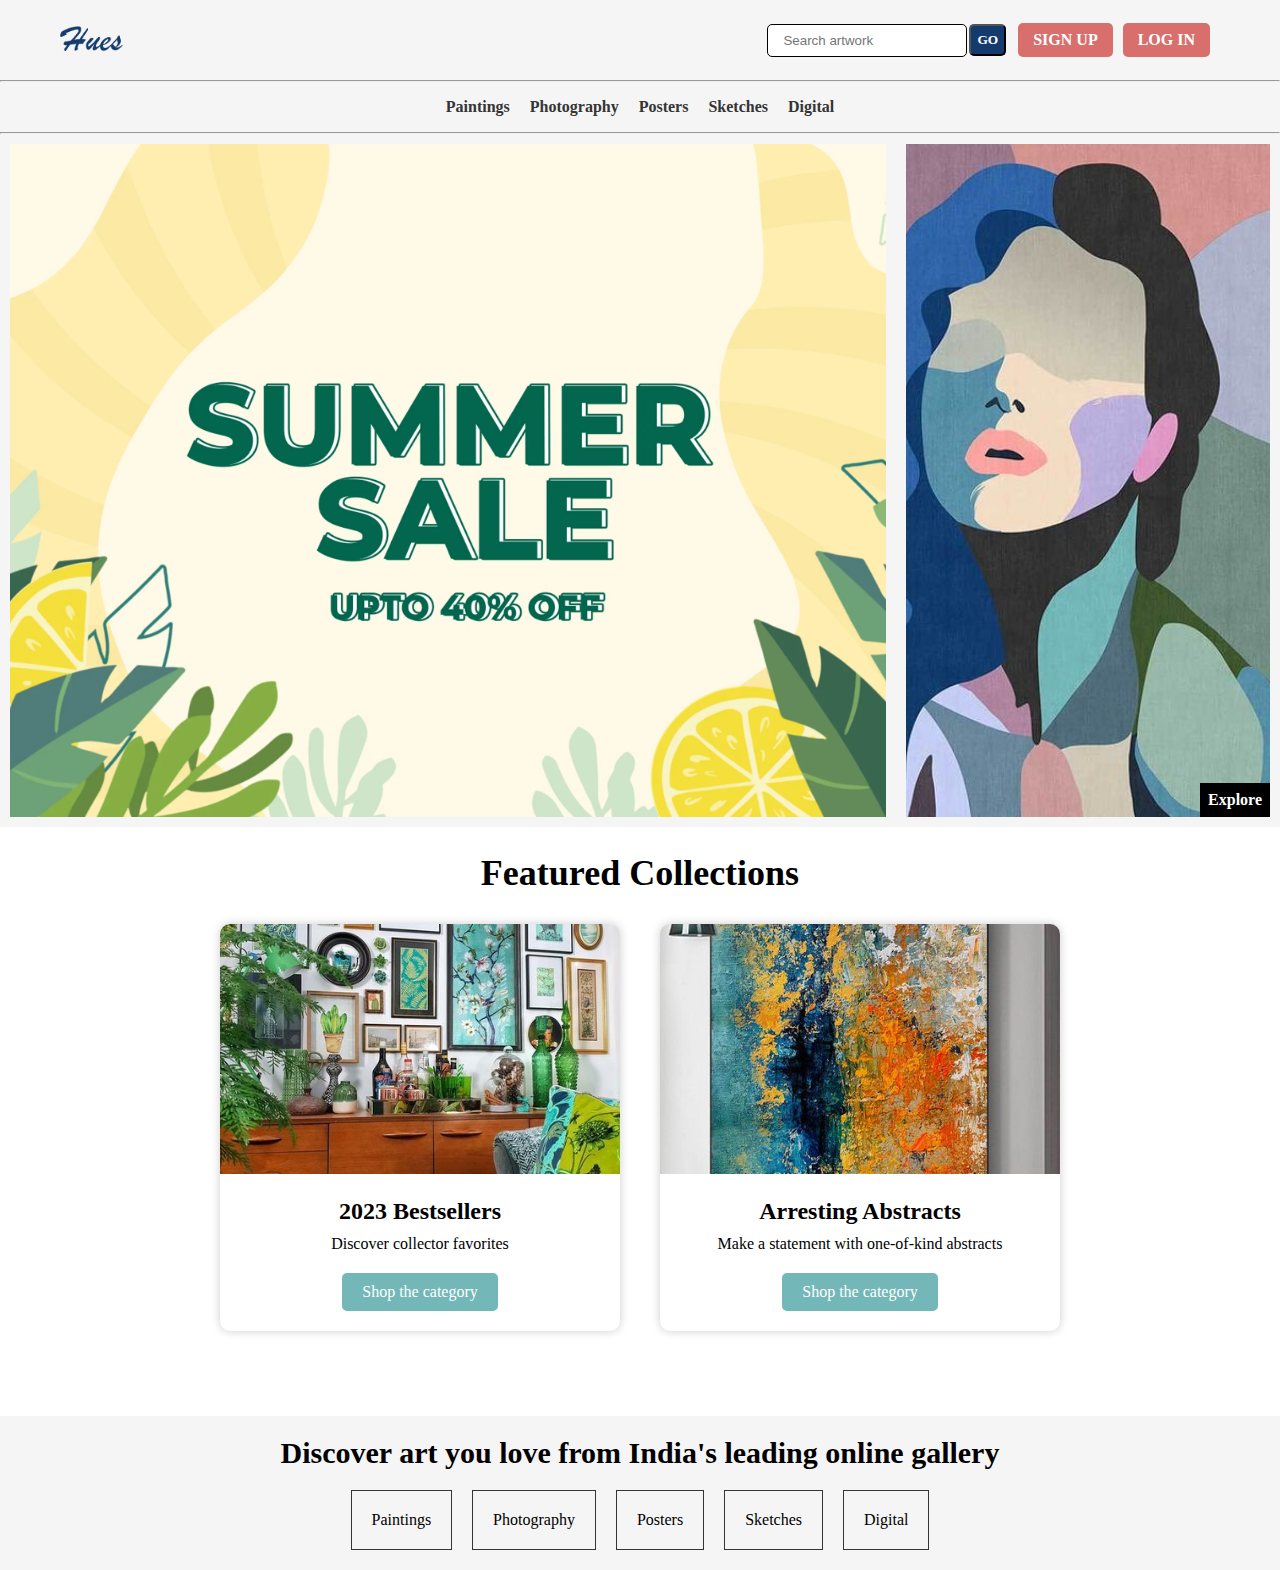
<file: index.html>
<!DOCTYPE html>
<html>
<head>
    <title>Hues</title>
    <link rel="preconnect" href="https://fonts.googleapis.com">
    <link rel="preconnect" href="https://fonts.gstatic.com" crossorigin>
    <link href="https://fonts.googleapis.com/css2?family=Baskervville&family=Bodoni+Moda&family=Cormorant+Garamond:wght@300&family=GFS+Didot&family=Montserrat:wght@500&family=Open+Sans:wght@300&family=Roboto:wght@100&display=swap" rel="stylesheet">
    <link rel="stylesheet" href="style.css">
    
</head>
<body>
    <header>
    <nav>
        <div class="container1">
            <a class="logo" href="#">
                <img src="/images/Hues.png" alt="Hues logo">
            </a>
            <div class="nav-links">
                <ul>
                <li class="search-bar">
                    <input type="text" id="search-box" placeholder="Search artwork">
                    <button onclick="search()">Go</button>
                </li>
                <li class="signup">
                    <a href="/signup.html">Sign up</a>
                </li>
                <li class="login">
                    <a href="/login.html">Log in</a>
                </li>
                </ul>
            </div>
        </div>
    </nav>
    <hr>
    <div class="categories">
        <ul>
    <li><a href="paintings.html">Paintings</a></li>
    <li><a href="photography.html">Photography</a></li>
    <li><a href="posters.html">Posters</a></li>
    <li><a href="sketches.html">Sketches</a></li>
    <li><a href="digital.html">Digital</a></li>
        </ul>
</div>
<hr>
    </header>
    <main>
        <section class="hero">
    <img src="/images/Summer sale.webp" alt="Big Image" class="big-image">
    <img src="/images/Feminine Hues.jpg" alt="Small Image" class="small-image">
    <div class="image-text">Explore</div>
</div>
</section>

<div class="featured-container">
    <div><h2 class="featured-text">Featured Collections</h2></div>

    <div class="card-container">
    <div class="card">
    <img src="/images/card1.jpg" alt="Card 1">
    <div class="card-text">
        <h3>2023 Bestsellers</h3>
        <p>Discover collector favorites</p>
        <a href="#">Shop the category</a>
    </div>
    </div>
    <div class="card">
    <img src="/images/card2.jpg" alt="Card 2">
    <div class="card-text">
        <h3>Arresting Abstracts</h3>
        <p>Make a statement with one-of-kind abstracts</p>
        <a href="#">Shop the category</a>
    </div>
    </div>
    </div>
    
</div>
</section>
<section class="categories2">
    <div><h2 class="discover-text">Discover art you love from India's leading online gallery</h2></div>
    <div class="container">
    <div class="category-box"><a href="paintings.html"<p>Paintings</p></a></div>
    <div class="category-box"><a href="photography.html"><p>Photography</p></a></div>
    <div class="category-box"><a href="posters.html"><p>Posters</p></a></div>
    <div class="category-box"><a href="sketches.html"><p>Sketches</p></a></div>
    <div class="category-box"><a href="digital.html"><p>Digital</p></a></div>
    </div>
</section>

    </main>



<script src="search.js"></script>
</body>


</html>
</file>
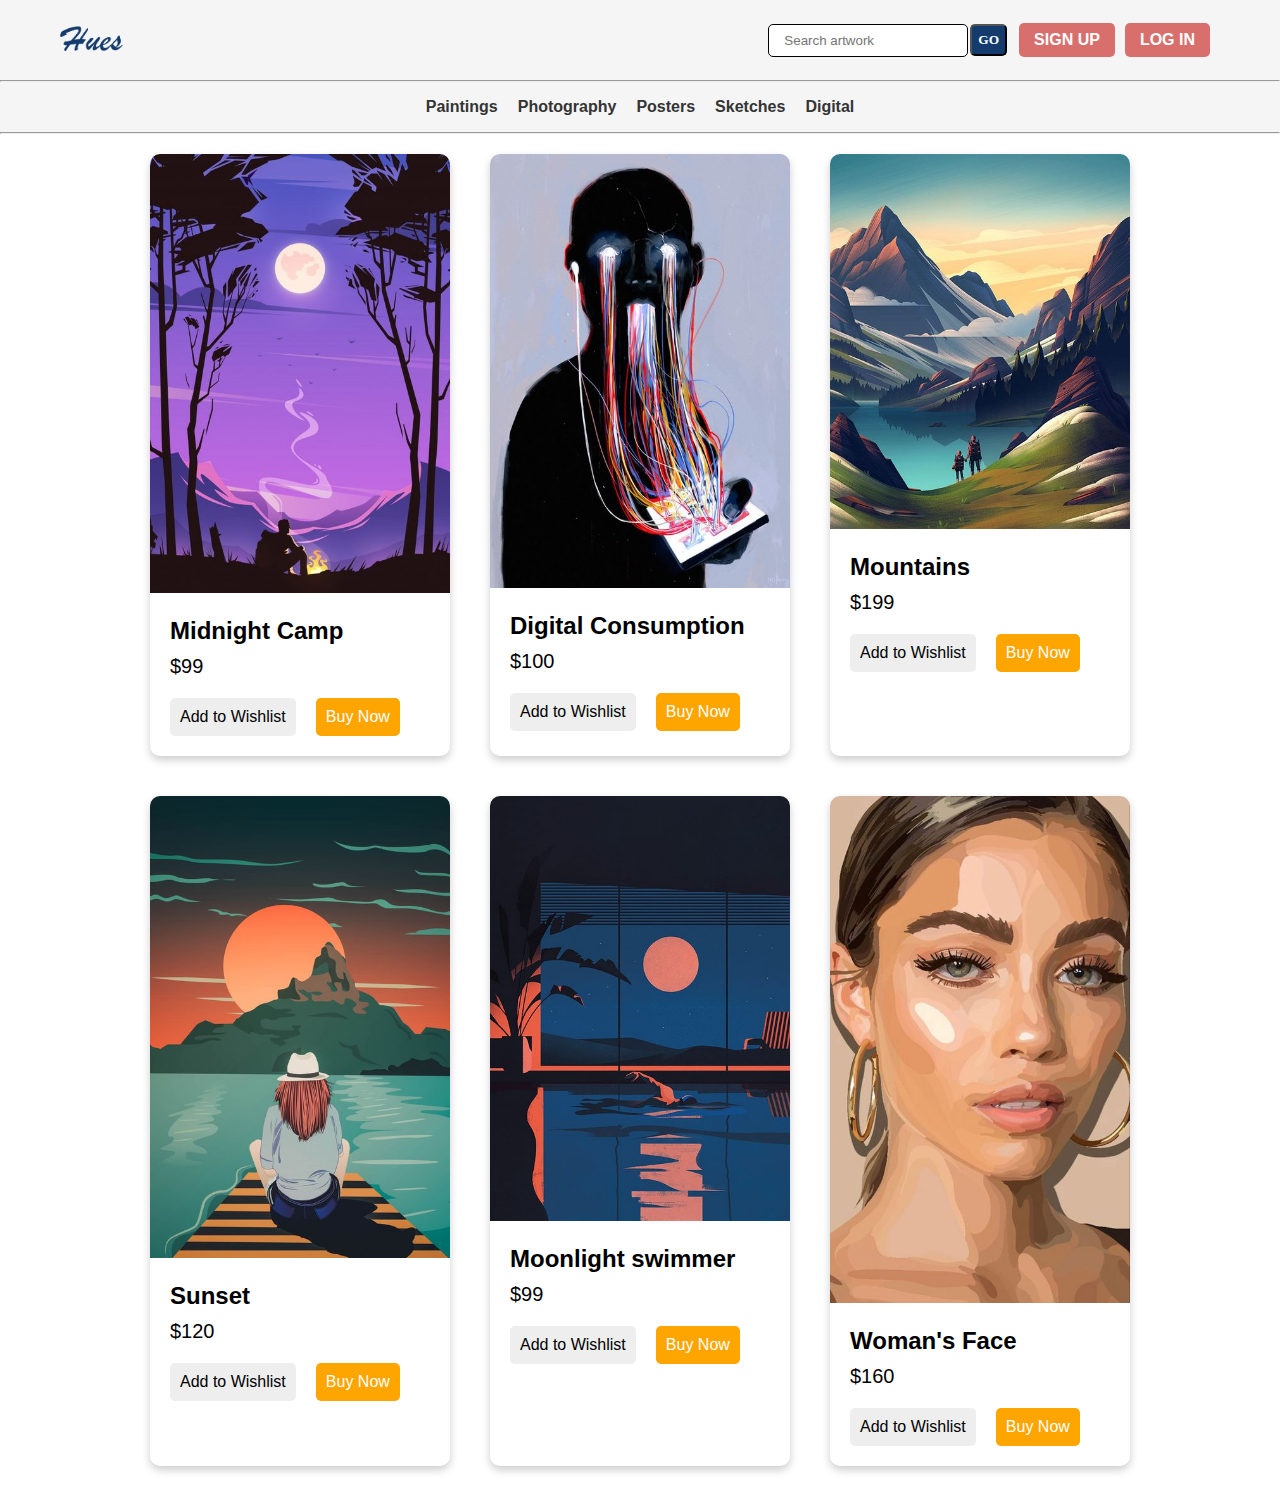
<file: digital.html>
<!DOCTYPE html>
<html lang="en">
<head>
    <meta charset="UTF-8">
    <meta http-equiv="X-UA-Compatible" content="IE=edge">
    <meta name="viewport" content="width=device-width, initial-scale=1.0">
    <title>Digital | Hues</title>
    <link rel="preconnect" href="https://fonts.googleapis.com">
    <link rel="preconnect" href="https://fonts.gstatic.com" crossorigin>
    <link href="https://fonts.googleapis.com/css2?family=Baskervville&family=Bodoni+Moda&family=Cormorant+Garamond:wght@300&family=GFS+Didot&family=Montserrat:wght@500&family=Open+Sans:wght@300&family=Roboto:wght@100&display=swap" rel="stylesheet">
    <link rel="stylesheet" href="catstyle.css">
    <script src="script.js"></script>
</head>
<body>
<header>
    <nav>
        <div class="container1">
            <a class="logo" href="index.html">
                <img src="/images/Hues.png" alt="Hues logo">
            </a>
            <div class="nav-links">
                <ul>
                <li class="search-bar">
                    <input type="text" id="search-box" placeholder="Search artwork">
                    <button onclick="search()">Go</button>
                </li>
                <li class="signup">
                    <a href="/signup.html">Sign up</a>
                </li>
                <li class="login">
                    <a href="/login.html">Log in</a>
                </li>
                </ul>
            </div>
        </div>
    </nav>
    <hr>
    <div class="categories">
        <ul>
    <li><a href="paintings.html">Paintings</a></li>
    <li><a href="photography.html">Photography</a></li>
    <li><a href="posters.html">Posters</a></li>
    <li><a href="sketches.html">Sketches</a></li>
    <li><a href="digital.html">Digital</a></li>
        </ul>
</div>
<hr>
</header>
<div class="paintings-container" >
    <div class="painting-card" id="painting-card-1">
      <img src="/images/digital/d1.jpg" alt="Painting 1">
      <div class="painting-details">
        <h3>Midnight Camp</h3>
        <p class="painting-price">$99</p>
        <div class="buttons-container">
          <button class="wishlist-btn">Add to Wishlist</button>
          <button class="buy-now-btn">Buy Now</button>
        </div>
      </div>
    </div>

    <div class="painting-card" id="painting-card-2">
      <img src="/images/digital/d2.jpg" alt="Painting 2">
      <div class="painting-details">
        <h3>Digital Consumption</h3>
        <p class="painting-price">$100</p>
        <div class="buttons-container">
          <button class="wishlist-btn">Add to Wishlist</button>
          <button class="buy-now-btn">Buy Now</button>
        </div>
      </div>
    </div>

    <div class="painting-card" id="painting-card-3">
      <img src="/images/digital/s3.jpg" alt="Painting 1">
      <div class="painting-details">
        <h3>Mountains</h3>
        <p class="painting-price">$199</p>
        <div class="buttons-container">
          <button class="wishlist-btn">Add to Wishlist</button>
          <button class="buy-now-btn">Buy Now</button>
        </div>
      </div>
    </div>

    <div class="painting-card" id="painting-card-4">
      <img src="/images/digital/s4.jpg" alt="Painting 1">
      <div class="painting-details">
        <h3>Sunset</h3>
        <p class="painting-price">$120</p>
        <div class="buttons-container">
          <button class="wishlist-btn">Add to Wishlist</button>
          <button class="buy-now-btn">Buy Now</button>
        </div>
      </div>
    </div>

    <div class="painting-card" id="painting-card-5">
      <img src="/images/digital/s5.jpg" alt="Painting 1">
      <div class="painting-details">
        <h3>Moonlight swimmer</h3>
        <p class="painting-price">$99</p>
        <div class="buttons-container">
          <button class="wishlist-btn">Add to Wishlist</button>
          <button class="buy-now-btn">Buy Now</button>
        </div>
      </div>
    </div>
    <div class="painting-card" id="painting-card-6">
      <img src="/images/digital/s6.jpg" alt="Painting 1">
      <div class="painting-details">
        <h3>Woman's Face</h3>
        <p class="painting-price">$160</p>
        <div class="buttons-container">
          <button class="wishlist-btn">Add to Wishlist</button>
          <button class="buy-now-btn">Buy Now</button>
        </div>
      </div>
    </div>
    <!-- More painting cards here -->
</div>

<!--Popup 1-->
    <div class="painting-popup" id="painting-popup-1">
    <div class="popup-content">
    <img src="/images/digital/d1.jpg" alt="Painting 1">
    <div class="painting-details">
      <h3>Midnight Camp</h3>
      <p class="painting-price">$99</p>
      <p class="painting-description">Dipiction of a man camping alone at midnight.</p>
      <div class="buttons-container">
        <button class="wishlist-btn">Add to Wishlist</button>
        <button class="buy-now-btn">Buy Now</button>
      </div>
    </div>
    <button class="close-btn">X</button>
    </div>
    </div>

    <!--Popup 2-->
    <div class="painting-popup" id="painting-popup-2">
    <div class="popup-content">
    <img src="/images/digital/d2.jpg" alt="Painting 2">
    <div class="painting-details">
      <h3>Digital Consumption</h3>
      <p class="painting-price">$100</p>
      <p class="painting-description">Depiction of digital consumption by humans.</p>
      <div class="buttons-container">
        <button class="wishlist-btn">Add to Wishlist</button>
        <button class="buy-now-btn">Buy Now</button>
      </div>
    </div>
    <button class="close-btn">X</button>
    </div>
    </div>

    <!--Popup 3-->
    <div class="painting-popup" id="painting-popup-2">
    <div class="popup-content">
    <img src="/images/digital/s3.jpg" alt="Painting 2">
    <div class="painting-details">
      <h3>Mountains</h3>
      <p class="painting-price">$199</p>
      <p class="painting-description">Digital art of mountains.</p>
      <div class="buttons-container">
        <button class="wishlist-btn">Add to Wishlist</button>
        <button class="buy-now-btn">Buy Now</button>
      </div>
    </div>
    <button class="close-btn">X</button>
    </div>
    </div>

    <!--Popup 4-->
    <div class="painting-popup" id="painting-popup-2">
    <div class="popup-content">
    <img src="/images/digital/s4.jpg" alt="Painting 2">
    <div class="painting-details">
      <h3>Sunset</h3>
      <p class="painting-price">$120</p>
      <p class="painting-description">Digital art depicting a woman looking at the sun setting.</p>
      <div class="buttons-container">
        <button class="wishlist-btn">Add to Wishlist</button>
        <button class="buy-now-btn">Buy Now</button>
      </div>
    </div>
    <button class="close-btn">X</button>
    </div>
    </div>
    <!--Popup 5-->
    <div class="painting-popup" id="painting-popup-2">
    <div class="popup-content">
    <img src="/images/digital/s5.jpg" alt="Painting 2">
    <div class="painting-details">
      <h3>Moonlight swimmer</h3>
      <p class="painting-price">$99</p>
      <p class="painting-description">Digital art of a man swimming.</p>
      <div class="buttons-container">
        <button class="wishlist-btn">Add to Wishlist</button>
        <button class="buy-now-btn">Buy Now</button>
      </div>
    </div>
    <button class="close-btn">X</button>
    </div>
    </div>
    <!--Popup 6-->
    <div class="painting-popup" id="painting-popup-2">
    <div class="popup-content">
    <img src="/images/digital/s6.jpg" alt="Painting 2">
    <div class="painting-details">
      <h3>Woman's face</h3>
      <p class="painting-price">$160</p>
      <p class="painting-description">Digital art of a woman's face.</p>
      <div class="buttons-container">
        <button class="wishlist-btn">Add to Wishlist</button>
        <button class="buy-now-btn">Buy Now</button>
      </div>
    </div>
    <button class="close-btn">X</button>
    </div>
    </div>
<script src="search.js"></script>
</body>
</html>
</file>
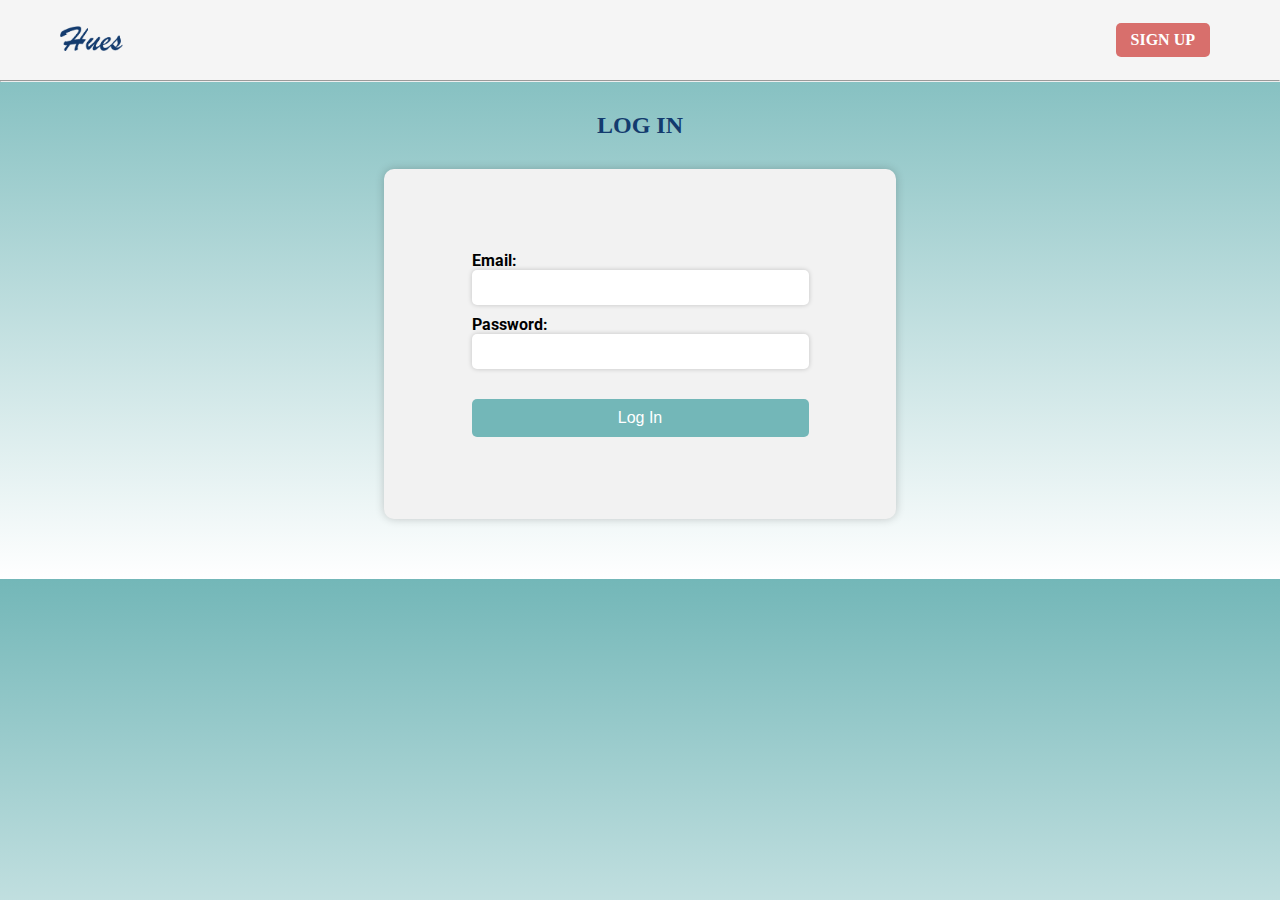
<file: login.html>
<!DOCTYPE html>
<html lang="en">
<head>
    <meta charset="UTF-8">
    <meta http-equiv="X-UA-Compatible" content="IE=edge">
    <meta name="viewport" content="width=device-width, initial-scale=1.0">
    <title>SignUp</title>
    <link rel="preconnect" href="https://fonts.googleapis.com">
    <link rel="preconnect" href="https://fonts.gstatic.com" crossorigin>
    <link href="https://fonts.googleapis.com/css2?family=Baskervville&family=Bodoni+Moda&family=Cormorant+Garamond:wght@300&family=GFS+Didot&family=Montserrat:wght@500&family=Open+Sans:wght@300&family=Roboto:wght@100&display=swap" rel="stylesheet">
    <link rel="stylesheet" href="styless.css">
</head>
<header>
    <nav>
        <div class="container1">
            <a class="logo" href="index.html">
                <img src="images/Hues.png" alt="Hues logo">
            </a>
            <div class="nav-links">
                <ul>
                
                <li class="signup">
                    <a href="/signup.html">Sign up</a>
                </li>
                </ul>
            </div>
        </div>
        
    </nav>
    <hr>
<body>
<h2>Log In</h2>
<div class="card">
    <form>
    <div>    
    <label for="email">Email:</label>
    <input type="email" id="email" name="email" required>
    </div>
    <div>
    <label for="password">Password:</label>
    <input type="password" id="password" name="password" required>
    </div>
    <button type="submit">Log In</button>
    </form>
</div>
</body>
</html>
</file>
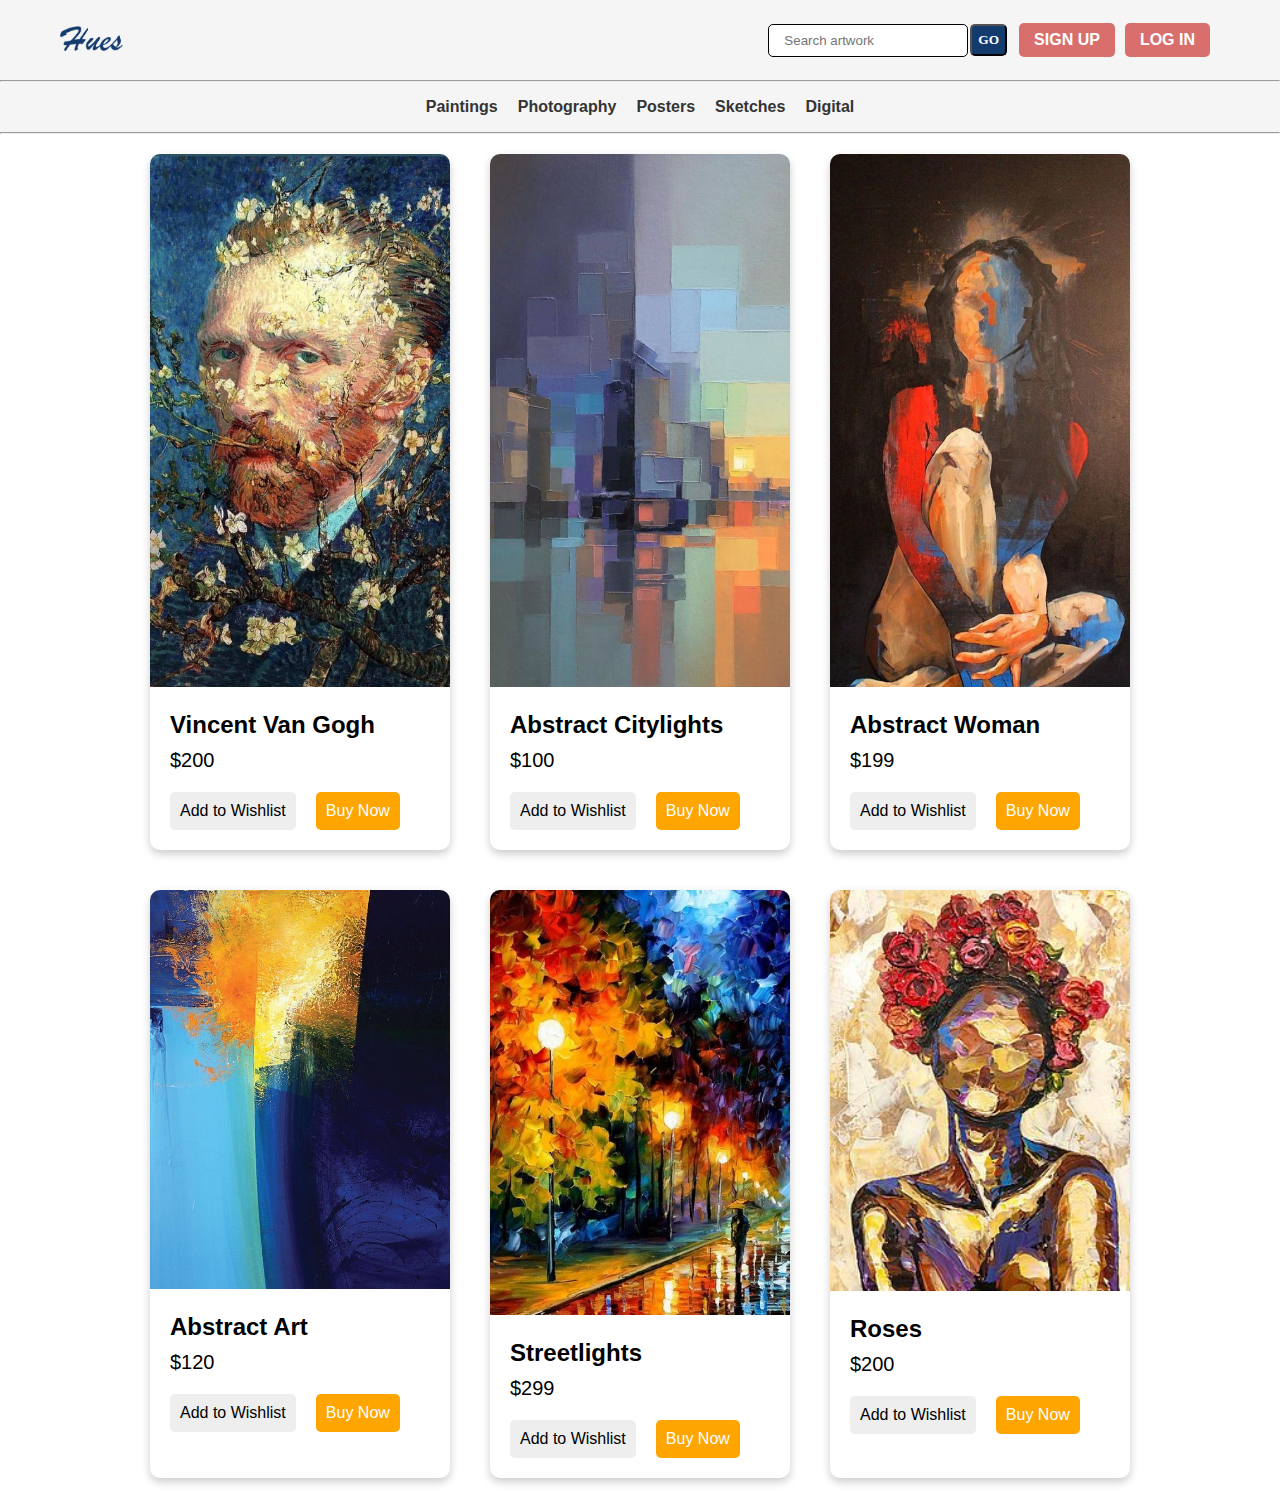
<file: paintings.html>
<!DOCTYPE html>
<html lang="en">
<head>
    <meta charset="UTF-8">
    <meta http-equiv="X-UA-Compatible" content="IE=edge">
    <meta name="viewport" content="width=device-width, initial-scale=1.0">
    <title>Paintings | Hues</title>
    <link rel="preconnect" href="https://fonts.googleapis.com">
    <link rel="preconnect" href="https://fonts.gstatic.com" crossorigin>
    <link href="https://fonts.googleapis.com/css2?family=Baskervville&family=Bodoni+Moda&family=Cormorant+Garamond:wght@300&family=GFS+Didot&family=Montserrat:wght@500&family=Open+Sans:wght@300&family=Roboto:wght@100&display=swap" rel="stylesheet">
    <link rel="stylesheet" href="catstyle.css">
    <script src="script.js"></script>
</head>
<body>
<header>
    <nav>
        <div class="container1">
            <a class="logo" href="index.html">
                <img src="/images/Hues.png" alt="Hues logo">
            </a>
            <div class="nav-links">
                <ul>
                <li class="search-bar">
                    <input type="text" id="search-box"placeholder="Search artwork">
                    <button onclick="search()">Go</button>
                </li>
                <li class="signup">
                    <a href="/signup.html">Sign up</a>
                </li>
                <li class="login">
                    <a href="/login.html">Log in</a>
                </li>
                </ul>
            </div>
        </div>
    </nav>
    <hr>
    <div class="categories">
        <ul>
    <li><a href="paintings.html">Paintings</a></li>
    <li><a href="photography.html">Photography</a></li>
    <li><a href="posters.html">Posters</a></li>
    <li><a href="sketches.html">Sketches</a></li>
    <li><a href="digital.html">Digital</a></li>
        </ul>
</div>
<hr>
</header>
<div class="paintings-container" >
    <div class="painting-card" id="painting-card-1">
      <img src="/images/paintings/p6.jpg" alt="Painting 1">
      <div class="painting-details">
        <h3>Vincent Van Gogh</h3>
        <p class="painting-price">$200</p>
        <div class="buttons-container">
          <button class="wishlist-btn">Add to Wishlist</button>
          <button class="buy-now-btn">Buy Now</button>
        </div>
      </div>
    </div>

    <div class="painting-card" id="painting-card-2">
      <img src="/images/paintings/p1.jpg" alt="Painting 2">
      <div class="painting-details">
        <h3>Abstract Citylights</h3>
        <p class="painting-price">$100</p>
        <div class="buttons-container">
          <button class="wishlist-btn">Add to Wishlist</button>
          <button class="buy-now-btn">Buy Now</button>
        </div>
      </div>
    </div>

    <div class="painting-card" id="painting-card-3">
      <img src="/images/paintings/p2.jpg" alt="Painting 1">
      <div class="painting-details">
        <h3>Abstract Woman</h3>
        <p class="painting-price">$199</p>
        <div class="buttons-container">
          <button class="wishlist-btn">Add to Wishlist</button>
          <button class="buy-now-btn">Buy Now</button>
        </div>
      </div>
    </div>

    <div class="painting-card" id="painting-card-4">
      <img src="/images/paintings/p3.jpg" alt="Painting 1">
      <div class="painting-details">
        <h3>Abstract Art</h3>
        <p class="painting-price">$120</p>
        <div class="buttons-container">
          <button class="wishlist-btn">Add to Wishlist</button>
          <button class="buy-now-btn">Buy Now</button>
        </div>
      </div>
    </div>

    <div class="painting-card" id="painting-card-5">
      <img src="/images/paintings/p4.jpg" alt="Painting 1">
      <div class="painting-details">
        <h3>Streetlights</h3>
        <p class="painting-price">$299</p>
        <div class="buttons-container">
          <button class="wishlist-btn">Add to Wishlist</button>
          <button class="buy-now-btn">Buy Now</button>
        </div>
      </div>
    </div>
    <div class="painting-card" id="painting-card-6">
      <img src="/images/paintings/p5.jpg" alt="Painting 1">
      <div class="painting-details">
        <h3>Roses</h3>
        <p class="painting-price">$200</p>
        <div class="buttons-container">
          <button class="wishlist-btn">Add to Wishlist</button>
          <button class="buy-now-btn">Buy Now</button>
        </div>
      </div>
    </div>
    <!-- More painting cards here -->
</div>

<!--Popup 1-->
    <div class="painting-popup" id="painting-popup-1">
    <div class="popup-content">
    <img src="/images/paintings/p6.jpg" alt="Painting 1">
    <div class="painting-details">
      <h3>Vincent Van Gogh</h3>
      <p class="painting-price">$200</p>
      <p class="painting-description">This painting depicts the artist, Van Gogh merged with his own artwork.</p>
      <div class="buttons-container">
        <button class="wishlist-btn">Add to Wishlist</button>
        <button class="buy-now-btn">Buy Now</button>
      </div>
    </div>
    <button class="close-btn">X</button>
    </div>
    </div>

    <!--Popup 2-->
    <div class="painting-popup" id="painting-popup-2">
    <div class="popup-content">
    <img src="/images/paintings/p1.jpg" alt="Painting 2">
    <div class="painting-details">
      <h3>Abstract Citylights</h3>
      <p class="painting-price">$100</p>
      <p class="painting-description">This painting depicts a city in knife painting style.</p>
      <div class="buttons-container">
        <button class="wishlist-btn">Add to Wishlist</button>
        <button class="buy-now-btn">Buy Now</button>
      </div>
    </div>
    <button class="close-btn">X</button>
    </div>
    </div>

    <!--Popup 3-->
    <div class="painting-popup" id="painting-popup-2">
    <div class="popup-content">
    <img src="/images/paintings/p2.jpg" alt="Painting 2">
    <div class="painting-details">
      <h3>Abstract Woman</h3>
      <p class="painting-price">$199</p>
      <p class="painting-description">Abstract art dipicting a woman sitting.</p>
      <div class="buttons-container">
        <button class="wishlist-btn">Add to Wishlist</button>
        <button class="buy-now-btn">Buy Now</button>
      </div>
    </div>
    <button class="close-btn">X</button>
    </div>
    </div>

    <!--Popup 4-->
    <div class="painting-popup" id="painting-popup-2">
    <div class="popup-content">
    <img src="/images/paintings/p3.jpg" alt="Painting 2">
    <div class="painting-details">
      <h3>Abstract Art</h3>
      <p class="painting-price">$120</p>
      <p class="painting-description">This an abstract painting.</p>
      <div class="buttons-container">
        <button class="wishlist-btn">Add to Wishlist</button>
        <button class="buy-now-btn">Buy Now</button>
      </div>
    </div>
    <button class="close-btn">X</button>
    </div>
    </div>
    <!--Popup 5-->
    <div class="painting-popup" id="painting-popup-2">
    <div class="popup-content">
    <img src="/images/paintings/p4.jpg" alt="Painting 2">
    <div class="painting-details">
      <h3>Streetlights</h3>
      <p class="painting-price">$299</p>
      <p class="painting-description">This painting depicts a man walking on streets.</p>
      <div class="buttons-container">
        <button class="wishlist-btn">Add to Wishlist</button>
        <button class="buy-now-btn">Buy Now</button>
      </div>
    </div>
    <button class="close-btn">X</button>
    </div>
    </div>
    <!--Popup 6-->
    <div class="painting-popup" id="painting-popup-2">
    <div class="popup-content">
    <img src="/images/paintings/p5.jpg" alt="Painting 2">
    <div class="painting-details">
      <h3>Roses</h3>
      <p class="painting-price">$200</p>
      <p class="painting-description">This painting depicts a woman with wearing a tiara of roses.</p>
      <div class="buttons-container">
        <button class="wishlist-btn">Add to Wishlist</button>
        <button class="buy-now-btn">Buy Now</button>
      </div>
    </div>
    <button class="close-btn">X</button>
    </div>
    </div>
<script src="search.js"></script>
</body>
</html>
</file>
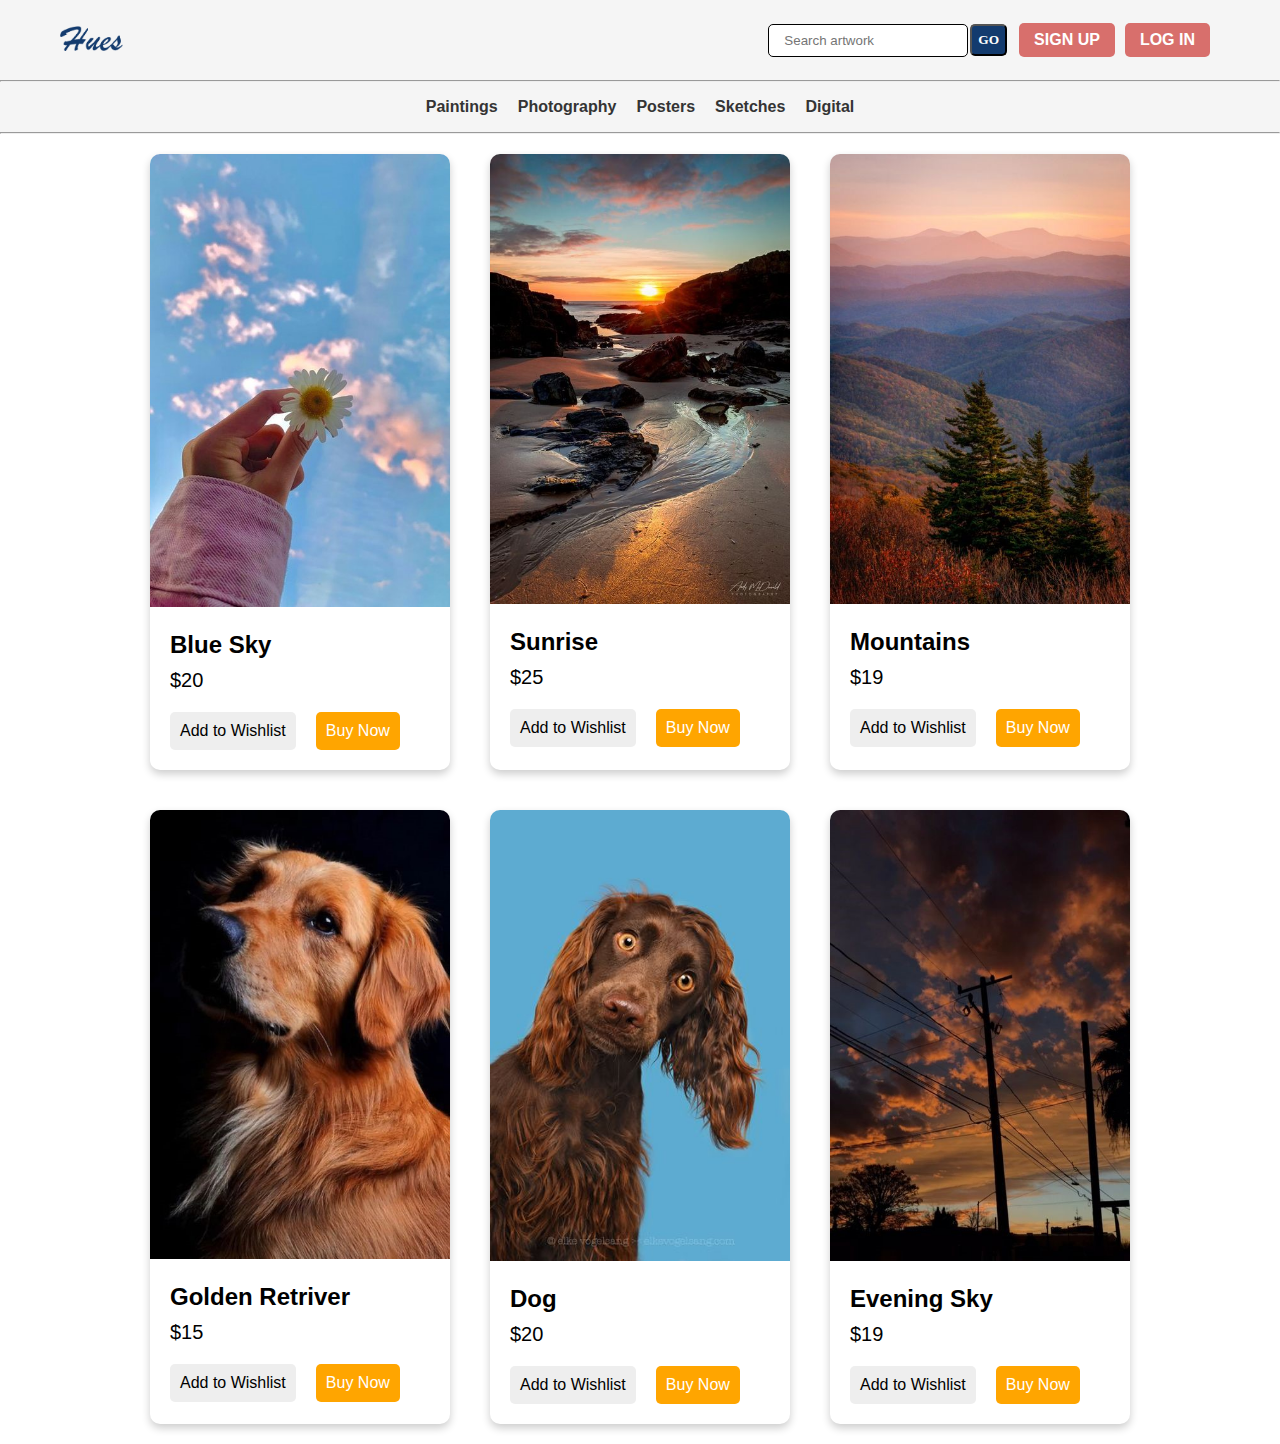
<file: photography.html>
<!DOCTYPE html>
<html lang="en">
<head>
    <meta charset="UTF-8">
    <meta http-equiv="X-UA-Compatible" content="IE=edge">
    <meta name="viewport" content="width=device-width, initial-scale=1.0">
    <title>Posters | Hues</title>
    <link rel="preconnect" href="https://fonts.googleapis.com">
    <link rel="preconnect" href="https://fonts.gstatic.com" crossorigin>
    <link href="https://fonts.googleapis.com/css2?family=Baskervville&family=Bodoni+Moda&family=Cormorant+Garamond:wght@300&family=GFS+Didot&family=Montserrat:wght@500&family=Open+Sans:wght@300&family=Roboto:wght@100&display=swap" rel="stylesheet">
    <link rel="stylesheet" href="catstyle.css">
    <script src="script.js"></script>
</head>
<body>
<header>
    <nav>
        <div class="container1">
            <a class="logo" href="index.html">
                <img src="/images/Hues.png" alt="Hues logo">
            </a>
            <div class="nav-links">
                <ul>
                <li class="search-bar">
                    <input type="text" id="search-box" placeholder="Search artwork">
                    <button onclick="search()">Go</button>
                </li>
                <li class="signup">
                    <a href="/signup.html">Sign up</a>
                </li>
                <li class="login">
                    <a href="/login.html">Log in</a>
                </li>
                </ul>
            </div>
        </div>
    </nav>
    <hr>
    <div class="categories">
        <ul>
    <li><a href="paintings.html">Paintings</a></li>
    <li><a href="photography.html">Photography</a></li>
    <li><a href="posters.html">Posters</a></li>
    <li><a href="sketches.html">Sketches</a></li>
    <li><a href="digital.html">Digital</a></li>
        </ul>
</div>
<hr>
</header>
<div class="paintings-container" >
    <div class="painting-card" id="painting-card-1">
      <img src="/images/photography/p1.jpg" alt="Painting 1">
      <div class="painting-details">
        <h3>Blue Sky</h3>
        <p class="painting-price">$20</p>
        <div class="buttons-container">
          <button class="wishlist-btn">Add to Wishlist</button>
          <button class="buy-now-btn">Buy Now</button>
        </div>
      </div>
    </div>

    <div class="painting-card" id="painting-card-2">
      <img src="/images/photography/p2.jpg" alt="Painting 2">
      <div class="painting-details">
        <h3>Sunrise</h3>
        <p class="painting-price">$25</p>
        <div class="buttons-container">
          <button class="wishlist-btn">Add to Wishlist</button>
          <button class="buy-now-btn">Buy Now</button>
        </div>
      </div>
    </div>

    <div class="painting-card" id="painting-card-3">
      <img src="/images/photography/p3.jpg" alt="Painting 1">
      <div class="painting-details">
        <h3>Mountains</h3>
        <p class="painting-price">$19</p>
        <div class="buttons-container">
          <button class="wishlist-btn">Add to Wishlist</button>
          <button class="buy-now-btn">Buy Now</button>
        </div>
      </div>
    </div>

    <div class="painting-card" id="painting-card-4">
      <img src="/images/photography/p4.jpg" alt="Painting 1">
      <div class="painting-details">
        <h3>Golden Retriver</h3>
        <p class="painting-price">$15</p>
        <div class="buttons-container">
          <button class="wishlist-btn">Add to Wishlist</button>
          <button class="buy-now-btn">Buy Now</button>
        </div>
      </div>
    </div>

    <div class="painting-card" id="painting-card-5">
      <img src="images/photography/p5.jpg" alt="Painting 1">
      <div class="painting-details">
        <h3>Dog</h3>
        <p class="painting-price">$20</p>
        <div class="buttons-container">
          <button class="wishlist-btn">Add to Wishlist</button>
          <button class="buy-now-btn">Buy Now</button>
        </div>
      </div>
    </div>
    <div class="painting-card" id="painting-card-6">
      <img src="/images/photography/p6.jpg" alt="Painting 1">
      <div class="painting-details">
        <h3>Evening Sky</h3>
        <p class="painting-price">$19</p>
        <div class="buttons-container">
          <button class="wishlist-btn">Add to Wishlist</button>
          <button class="buy-now-btn">Buy Now</button>
        </div>
      </div>
    </div>
    <!-- More painting cards here -->
</div>

<!--Popup 1-->
    <div class="painting-popup" id="painting-popup-1">
    <div class="popup-content">
    <img src="/images/pink floyd 2.jpg" alt="Painting 1">
    <div class="painting-details">
      <h3>Vincent Van Gogh</h3>
      <p class="painting-price">$200</p>
      <p class="painting-description">This painting depicts the artist, Van Gogh merged with his own artwork.</p>
      <div class="buttons-container">
        <button class="wishlist-btn">Add to Wishlist</button>
        <button class="buy-now-btn">Buy Now</button>
      </div>
    </div>
    <button class="close-btn">X</button>
    </div>
    </div>

    <!--Popup 2-->
    <div class="painting-popup" id="painting-popup-2">
    <div class="popup-content">
    <img src="/images/paintings/p1.jpg" alt="Painting 2">
    <div class="painting-details">
      <h3>Abstract Citylights</h3>
      <p class="painting-price">$100</p>
      <p class="painting-description">This painting depicts a city in knife painting style.</p>
      <div class="buttons-container">
        <button class="wishlist-btn">Add to Wishlist</button>
        <button class="buy-now-btn">Buy Now</button>
      </div>
    </div>
    <button class="close-btn">X</button>
    </div>
    </div>

    <!--Popup 3-->
    <div class="painting-popup" id="painting-popup-2">
    <div class="popup-content">
    <img src="/images/paintings/p2.jpg" alt="Painting 2">
    <div class="painting-details">
      <h3>Nirvana </h3>
      <p class="painting-price">$199</p>
      <p class="painting-description"> Nirvana-In Utero Poster.</p>
      <div class="buttons-container">
        <button class="wishlist-btn">Add to Wishlist</button>
        <button class="buy-now-btn">Buy Now</button>
      </div>
    </div>
    <button class="close-btn">X</button>
    </div>
    </div>

    <!--Popup 4-->
    <div class="painting-popup" id="painting-popup-2">
    <div class="popup-content">
    <img src="/images/paintings/p3.jpg" alt="Painting 2">
    <div class="painting-details">
      <h3>Led Zeppelin</h3>
      <p class="painting-price">$120</p>
      <p class="painting-description">Led Zeppelin.</p>
      <div class="buttons-container">
        <button class="wishlist-btn">Add to Wishlist</button>
        <button class="buy-now-btn">Buy Now</button>
      </div>
    </div>
    <button class="close-btn">X</button>
    </div>
    </div>
    <!--Popup 5-->
    <div class="painting-popup" id="painting-popup-2">
    <div class="popup-content">
    <img src="/images/paintings/p4.jpg" alt="Painting 2">
    <div class="painting-details">
      <h3>Rock Poster</h3>
      <p class="painting-price">$299</p>
      <p class="painting-description">Poster comprising of various rock bands of all time.</p>
      <div class="buttons-container">
        <button class="wishlist-btn">Add to Wishlist</button>
        <button class="buy-now-btn">Buy Now</button>
      </div>
    </div>
    <button class="close-btn">X</button>
    </div>
    </div>
    <!--Popup 6-->
    <div class="painting-popup" id="painting-popup-2">
    <div class="popup-content">
    <img src="/images/paintings/p5.jpg" alt="Painting 2">
    <div class="painting-details">
      <h3>Pink Floyd</h3>
      <p class="painting-price">$200</p>
      <p class="painting-description">Pink Floyd Poster.</p>
      <div class="buttons-container">
        <button class="wishlist-btn">Add to Wishlist</button>
        <button class="buy-now-btn">Buy Now</button>
      </div>
    </div>
    <button class="close-btn">X</button>
    </div>
    </div>
<script src="search.js"></script>
</body>
</html>
</file>
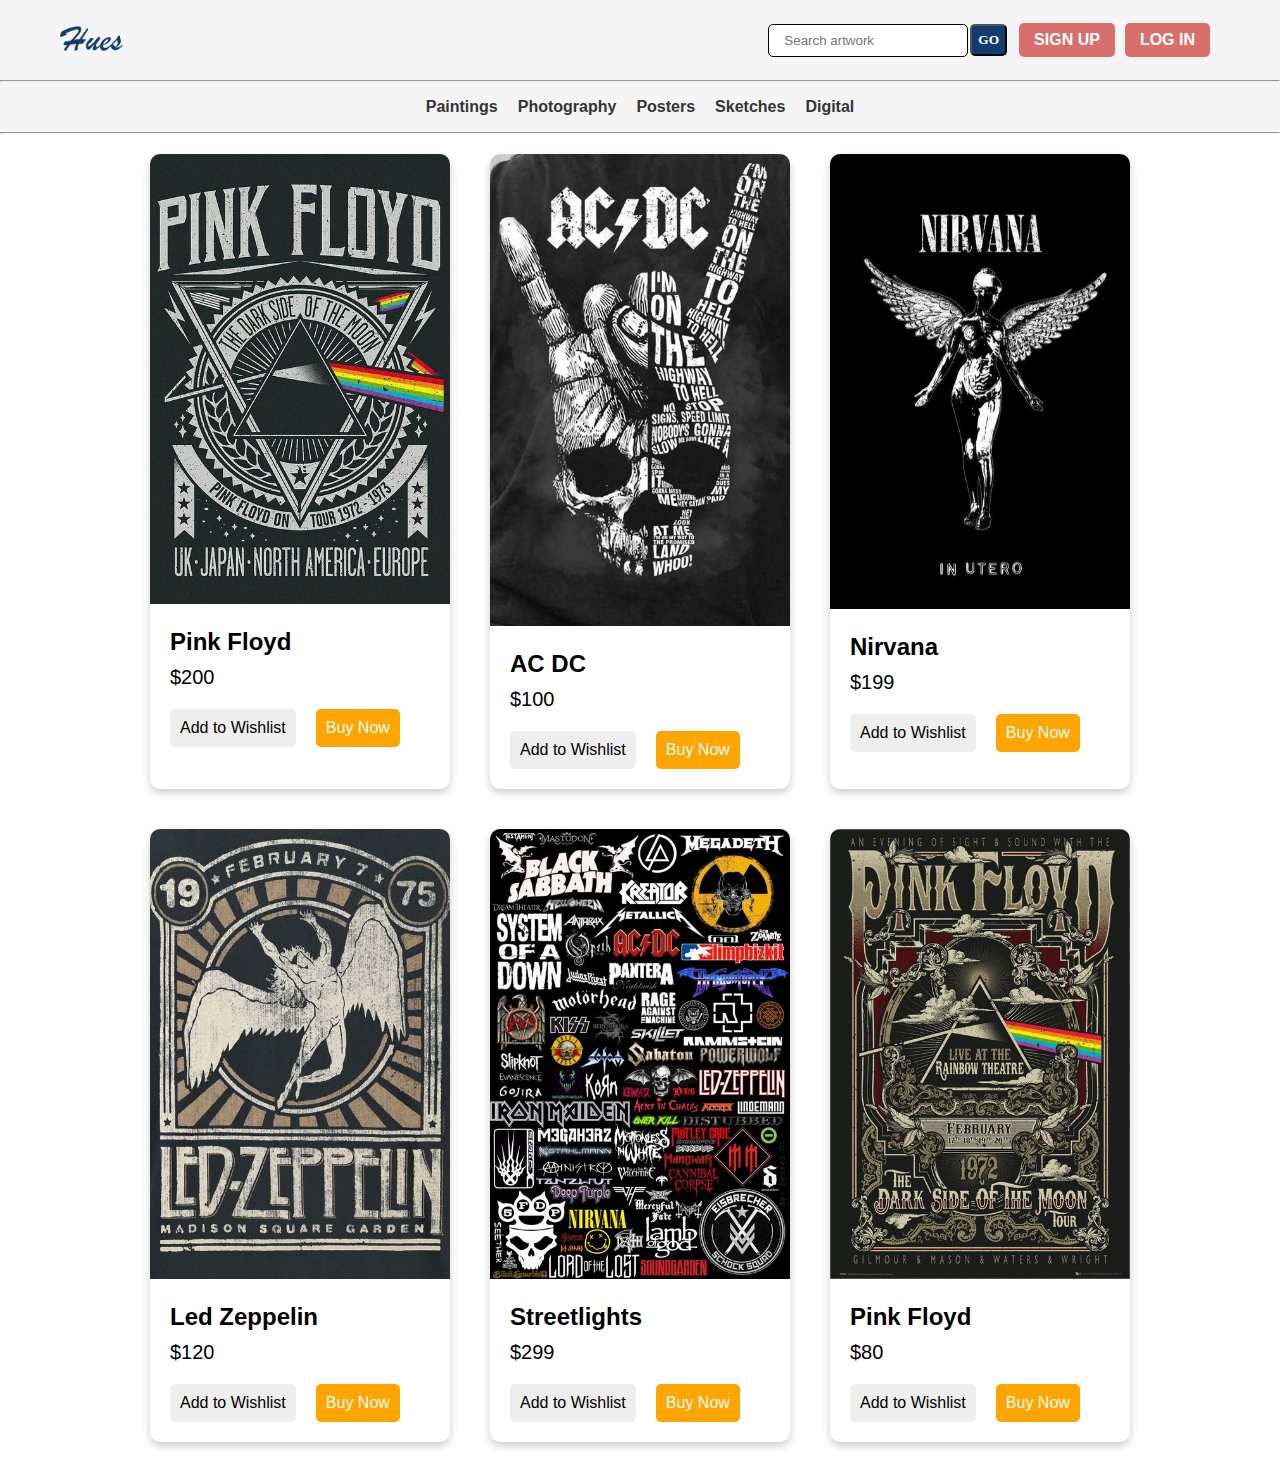
<file: posters.html>
<!DOCTYPE html>
<html lang="en">
<head>
    <meta charset="UTF-8">
    <meta http-equiv="X-UA-Compatible" content="IE=edge">
    <meta name="viewport" content="width=device-width, initial-scale=1.0">
    <title>Posters | Hues</title>
    <link rel="preconnect" href="https://fonts.googleapis.com">
    <link rel="preconnect" href="https://fonts.gstatic.com" crossorigin>
    <link href="https://fonts.googleapis.com/css2?family=Baskervville&family=Bodoni+Moda&family=Cormorant+Garamond:wght@300&family=GFS+Didot&family=Montserrat:wght@500&family=Open+Sans:wght@300&family=Roboto:wght@100&display=swap" rel="stylesheet">
    <link rel="stylesheet" href="catstyle.css">
    <script src="script.js"></script>
</head>
<body>
<header>
    <nav>
        <div class="container1">
            <a class="logo" href="index.html">
                <img src="/images/Hues.png" alt="Hues logo">
            </a>
            <div class="nav-links">
                <ul>
                <li class="search-bar">
                    <input type="text" id="search-box" placeholder="Search artwork">
                    <button onclick="search()">Go</button>
                </li>
                <li class="signup">
                    <a href="/signup.html">Sign up</a>
                </li>
                <li class="login">
                    <a href="/login.html">Log in</a>
                </li>
                </ul>
            </div>
        </div>
    </nav>
    <hr>
    <div class="categories">
        <ul>
    <li><a href="paintings.html">Paintings</a></li>
    <li><a href="photography.html">Photography</a></li>
    <li><a href="posters.html">Posters</a></li>
    <li><a href="sketches.html">Sketches</a></li>
    <li><a href="digital.html">Digital</a></li>
        </ul>
</div>
<hr>
</header>
<div class="paintings-container" >
    <div class="painting-card" id="painting-card-1">
      <img src="/images/pink floyd 2.jpg" alt="Painting 1">
      <div class="painting-details">
        <h3>Pink Floyd</h3>
        <p class="painting-price">$200</p>
        <div class="buttons-container">
          <button class="wishlist-btn">Add to Wishlist</button>
          <button class="buy-now-btn">Buy Now</button>
        </div>
      </div>
    </div>

    <div class="painting-card" id="painting-card-2">
      <img src="/images/AC DC.jpg" alt="Painting 2">
      <div class="painting-details">
        <h3>AC DC</h3>
        <p class="painting-price">$100</p>
        <div class="buttons-container">
          <button class="wishlist-btn">Add to Wishlist</button>
          <button class="buy-now-btn">Buy Now</button>
        </div>
      </div>
    </div>

    <div class="painting-card" id="painting-card-3">
      <img src="/images/nirvana.jpg" alt="Painting 1">
      <div class="painting-details">
        <h3>Nirvana</h3>
        <p class="painting-price">$199</p>
        <div class="buttons-container">
          <button class="wishlist-btn">Add to Wishlist</button>
          <button class="buy-now-btn">Buy Now</button>
        </div>
      </div>
    </div>

    <div class="painting-card" id="painting-card-4">
      <img src="/images/led zeppelin.jpg" alt="Painting 1">
      <div class="painting-details">
        <h3>Led Zeppelin</h3>
        <p class="painting-price">$120</p>
        <div class="buttons-container">
          <button class="wishlist-btn">Add to Wishlist</button>
          <button class="buy-now-btn">Buy Now</button>
        </div>
      </div>
    </div>

    <div class="painting-card" id="painting-card-5">
      <img src="images/rock.jpg" alt="Painting 1">
      <div class="painting-details">
        <h3>Streetlights</h3>
        <p class="painting-price">$299</p>
        <div class="buttons-container">
          <button class="wishlist-btn">Add to Wishlist</button>
          <button class="buy-now-btn">Buy Now</button>
        </div>
      </div>
    </div>
    <div class="painting-card" id="painting-card-6">
      <img src="/images/pink floyd.jpg" alt="Painting 1">
      <div class="painting-details">
        <h3>Pink Floyd</h3>
        <p class="painting-price">$80</p>
        <div class="buttons-container">
          <button class="wishlist-btn">Add to Wishlist</button>
          <button class="buy-now-btn">Buy Now</button>
        </div>
      </div>
    </div>
    <!-- More painting cards here -->
</div>

<!--Popup 1-->
    <div class="painting-popup" id="painting-popup-1">
    <div class="popup-content">
    <img src="/images/pink floyd 2.jpg" alt="Painting 1">
    <div class="painting-details">
      <h3>Vincent Van Gogh</h3>
      <p class="painting-price">$200</p>
      <p class="painting-description">This painting depicts the artist, Van Gogh merged with his own artwork.</p>
      <div class="buttons-container">
        <button class="wishlist-btn">Add to Wishlist</button>
        <button class="buy-now-btn">Buy Now</button>
      </div>
    </div>
    <button class="close-btn">X</button>
    </div>
    </div>

    <!--Popup 2-->
    <div class="painting-popup" id="painting-popup-2">
    <div class="popup-content">
    <img src="/images/paintings/p1.jpg" alt="Painting 2">
    <div class="painting-details">
      <h3>Abstract Citylights</h3>
      <p class="painting-price">$100</p>
      <p class="painting-description">This painting depicts a city in knife painting style.</p>
      <div class="buttons-container">
        <button class="wishlist-btn">Add to Wishlist</button>
        <button class="buy-now-btn">Buy Now</button>
      </div>
    </div>
    <button class="close-btn">X</button>
    </div>
    </div>

    <!--Popup 3-->
    <div class="painting-popup" id="painting-popup-2">
    <div class="popup-content">
    <img src="/images/paintings/p2.jpg" alt="Painting 2">
    <div class="painting-details">
      <h3>Nirvana </h3>
      <p class="painting-price">$199</p>
      <p class="painting-description"> Nirvana-In Utero Poster.</p>
      <div class="buttons-container">
        <button class="wishlist-btn">Add to Wishlist</button>
        <button class="buy-now-btn">Buy Now</button>
      </div>
    </div>
    <button class="close-btn">X</button>
    </div>
    </div>

    <!--Popup 4-->
    <div class="painting-popup" id="painting-popup-2">
    <div class="popup-content">
    <img src="/images/paintings/p3.jpg" alt="Painting 2">
    <div class="painting-details">
      <h3>Led Zeppelin</h3>
      <p class="painting-price">$120</p>
      <p class="painting-description">Led Zeppelin.</p>
      <div class="buttons-container">
        <button class="wishlist-btn">Add to Wishlist</button>
        <button class="buy-now-btn">Buy Now</button>
      </div>
    </div>
    <button class="close-btn">X</button>
    </div>
    </div>
    <!--Popup 5-->
    <div class="painting-popup" id="painting-popup-2">
    <div class="popup-content">
    <img src="/images/paintings/p4.jpg" alt="Painting 2">
    <div class="painting-details">
      <h3>Rock Poster</h3>
      <p class="painting-price">$299</p>
      <p class="painting-description">Poster comprising of various rock bands of all time.</p>
      <div class="buttons-container">
        <button class="wishlist-btn">Add to Wishlist</button>
        <button class="buy-now-btn">Buy Now</button>
      </div>
    </div>
    <button class="close-btn">X</button>
    </div>
    </div>
    <!--Popup 6-->
    <div class="painting-popup" id="painting-popup-2">
    <div class="popup-content">
    <img src="/images/paintings/p5.jpg" alt="Painting 2">
    <div class="painting-details">
      <h3>Pink Floyd</h3>
      <p class="painting-price">$200</p>
      <p class="painting-description">Pink Floyd Poster.</p>
      <div class="buttons-container">
        <button class="wishlist-btn">Add to Wishlist</button>
        <button class="buy-now-btn">Buy Now</button>
      </div>
    </div>
    <button class="close-btn">X</button>
    </div>
    </div>
<script src="search.js"></script>
<script src="wishlist.js"></script>
</body>
</html>
</file>
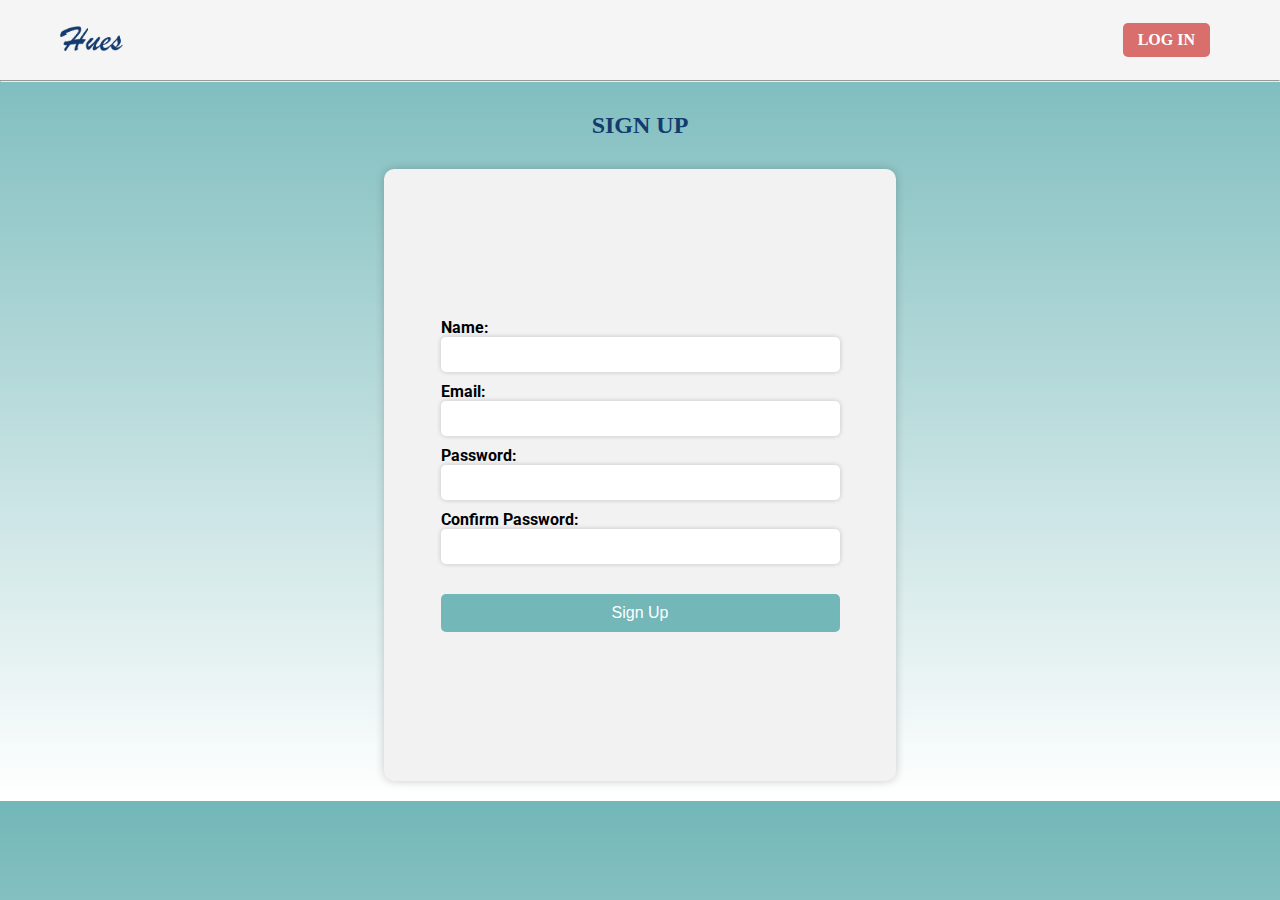
<file: signup.html>
<!DOCTYPE html>
<html lang="en">
<head>
    <meta charset="UTF-8">
    <meta http-equiv="X-UA-Compatible" content="IE=edge">
    <meta name="viewport" content="width=device-width, initial-scale=1.0">
    <title>SignUp</title>
    <link rel="preconnect" href="https://fonts.googleapis.com">
    <link rel="preconnect" href="https://fonts.gstatic.com" crossorigin>
    <link href="https://fonts.googleapis.com/css2?family=Baskervville&family=Bodoni+Moda&family=Cormorant+Garamond:wght@300&family=GFS+Didot&family=Montserrat:wght@500&family=Open+Sans:wght@300&family=Roboto:wght@100&display=swap" rel="stylesheet">
    <link rel="stylesheet" href="styles.css">
    
</head>
<header>
    <nav>
        <div class="container1">
            <a class="logo" href="index.html">
                <img src="images/Hues.png" alt="Hues logo">
            </a>
            <div class="nav-links">
                <ul>
                
                <li class="login">
                    <a href="/login.html">Log in</a>
                </li>
                </ul>
            </div>
        </div>
        
    </nav>
    <hr>
<body>
<h2>Sign Up</h2>
<div class="card">
<form action="signup.php" method="post" id="signup-form">
    <div>
    <label for="name">Name:</label>
    <input type="text" id="name" name="name" required>
    </div>

    <div>
    <label for="email">Email:</label>
    <input type="email" id="email" name="email" required>
    </div>

    <div>
    <label for="password">Password:</label>
    <input type="password" id="password" name="password" required>
    </div>

    <div>
    <label for="confirm-password">Confirm Password:</label>
    <input type="password" id="confirm-password" name="confirm-password" required>
    </div>
    
    <button type="submit" >Sign Up</button>
</form>
</div>
<script src="script1.js"></script>
</body>
</html>
</file>
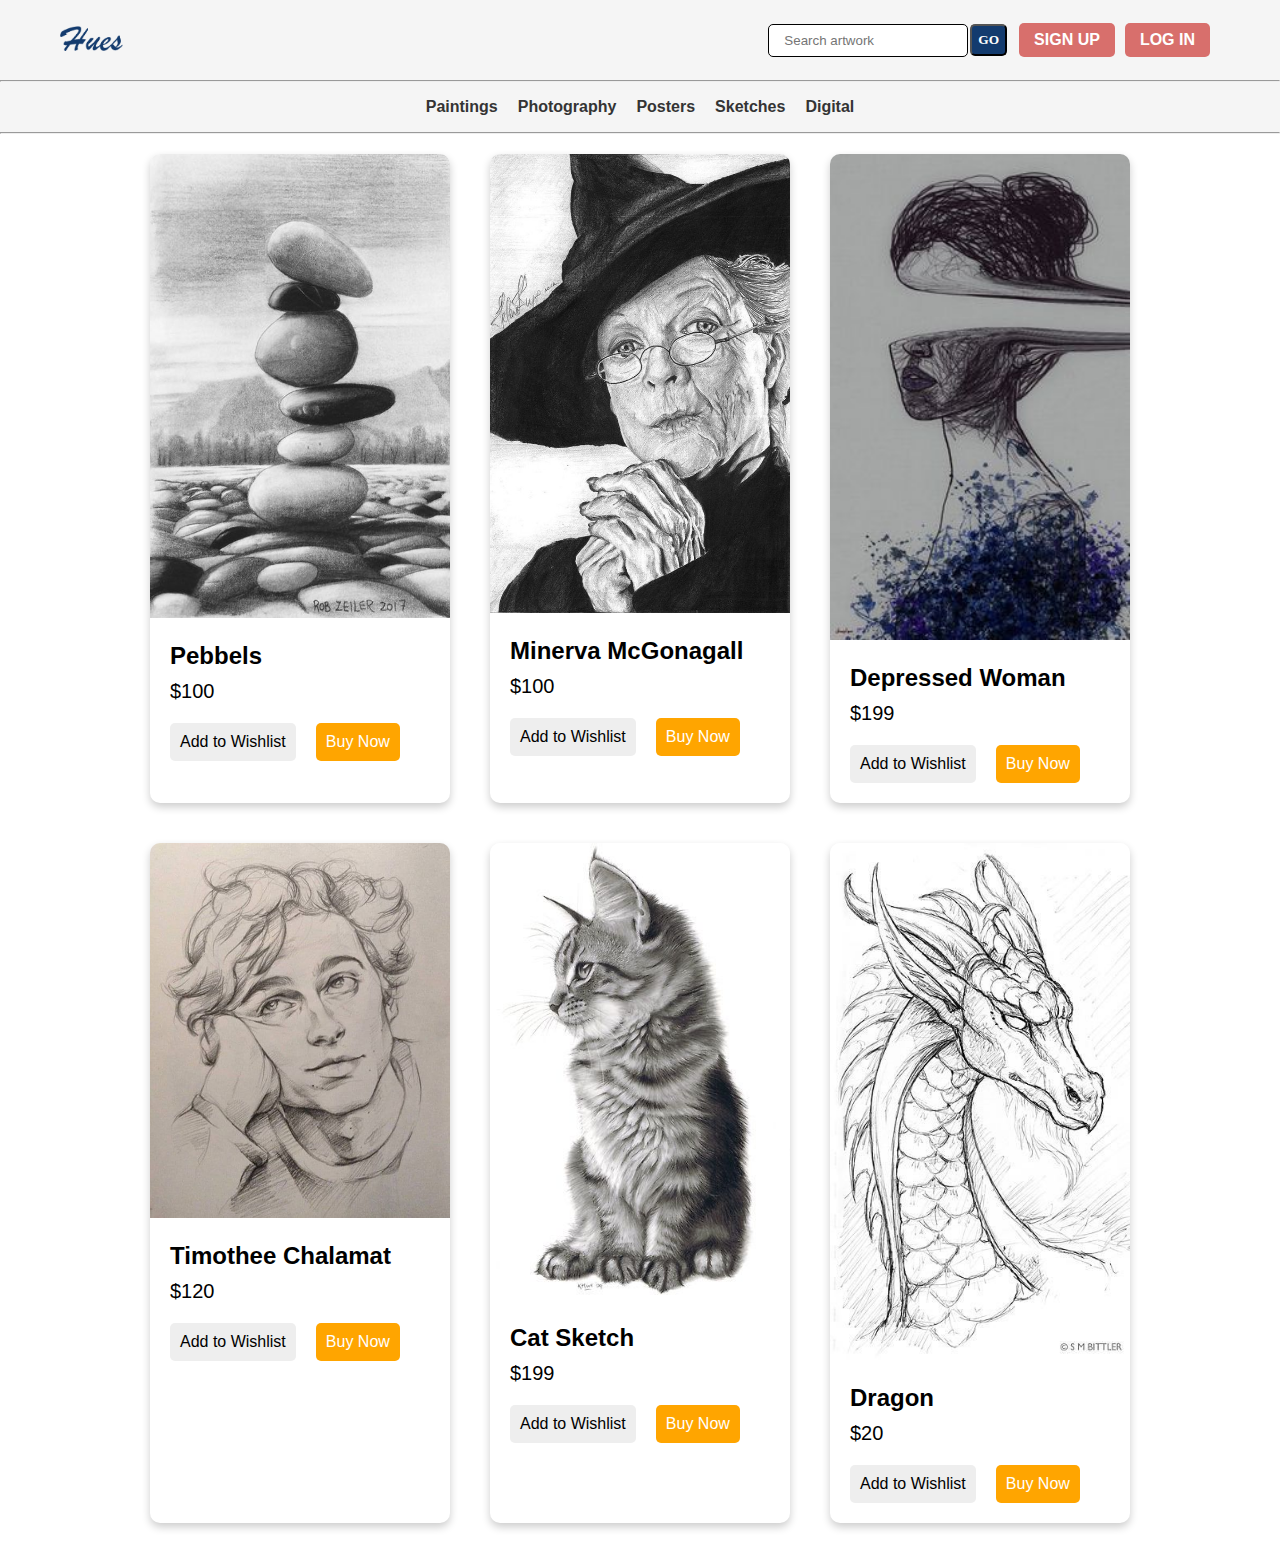
<file: sketches.html>
<!DOCTYPE html>
<html lang="en">
<head>
    <meta charset="UTF-8">
    <meta http-equiv="X-UA-Compatible" content="IE=edge">
    <meta name="viewport" content="width=device-width, initial-scale=1.0">
    <title>Sketches | Hues</title>
    <link rel="preconnect" href="https://fonts.googleapis.com">
    <link rel="preconnect" href="https://fonts.gstatic.com" crossorigin>
    <link href="https://fonts.googleapis.com/css2?family=Baskervville&family=Bodoni+Moda&family=Cormorant+Garamond:wght@300&family=GFS+Didot&family=Montserrat:wght@500&family=Open+Sans:wght@300&family=Roboto:wght@100&display=swap" rel="stylesheet">
    <link rel="stylesheet" href="catstyle.css">
    <script src="script.js"></script>
</head>
<body>
<header>
    <nav>
        <div class="container1">
            <a class="logo" href="index.html">
                <img src="/images/Hues.png" alt="Hues logo">
            </a>
            <div class="nav-links">
                <ul>
                <li class="search-bar">
                    <input type="text" id="search-box" placeholder="Search artwork">
                    <button onclick="search()">Go</button>
                </li>
                <li class="signup">
                    <a href="/signup.html">Sign up</a>
                </li>
                <li class="login">
                    <a href="/login.html">Log in</a>
                </li>
                </ul>
            </div>
        </div>
    </nav>
    <hr>
    <div class="categories">
        <ul>
    <li><a href="paintings.html">Paintings</a></li>
    <li><a href="photography.html">Photography</a></li>
    <li><a href="posters.html">Posters</a></li>
    <li><a href="sketches.html">Sketches</a></li>
    <li><a href="digital.html">Digital</a></li>
        </ul>
</div>
<hr>
</header>
<div class="paintings-container" >
    <div class="painting-card" id="painting-card-1">
      <img src="/images/sketches/s1.jpg" alt="Painting 1">
      <div class="painting-details">
        <h3>Pebbels</h3>
        <p class="painting-price">$100</p>
        <div class="buttons-container">
          <button class="wishlist-btn">Add to Wishlist</button>
          <button class="buy-now-btn">Buy Now</button>
        </div>
      </div>
    </div>

    <div class="painting-card" id="painting-card-2">
      <img src="/images/sketches/s2.jpg" alt="Painting 2">
      <div class="painting-details">
        <h3>Minerva McGonagall</h3>
        <p class="painting-price">$100</p>
        <div class="buttons-container">
          <button class="wishlist-btn">Add to Wishlist</button>
          <button class="buy-now-btn">Buy Now</button>
        </div>
      </div>
    </div>

    <div class="painting-card" id="painting-card-3">
      <img src="/images/sketches/s3.jpg" alt="Painting 1">
      <div class="painting-details">
        <h3>Depressed Woman</h3>
        <p class="painting-price">$199</p>
        <div class="buttons-container">
          <button class="wishlist-btn">Add to Wishlist</button>
          <button class="buy-now-btn">Buy Now</button>
        </div>
      </div>
    </div>

    <div class="painting-card" id="painting-card-4">
      <img src="/images/sketches/s4.jpg" alt="Painting 1">
      <div class="painting-details">
        <h3>Timothee Chalamat</h3>
        <p class="painting-price">$120</p>
        <div class="buttons-container">
          <button class="wishlist-btn">Add to Wishlist</button>
          <button class="buy-now-btn">Buy Now</button>
        </div>
      </div>
    </div>

    <div class="painting-card" id="painting-card-5">
      <img src="/images/sketches/s5.jpg" alt="Painting 1">
      <div class="painting-details">
        <h3>Cat Sketch</h3>
        <p class="painting-price">$199</p>
        <div class="buttons-container">
          <button class="wishlist-btn">Add to Wishlist</button>
          <button class="buy-now-btn">Buy Now</button>
        </div>
      </div>
    </div>
    <div class="painting-card" id="painting-card-6">
      <img src="/images/sketches/s6.jpg" alt="Painting 1">
      <div class="painting-details">
        <h3>Dragon</h3>
        <p class="painting-price">$20</p>
        <div class="buttons-container">
          <button class="wishlist-btn">Add to Wishlist</button>
          <button class="buy-now-btn">Buy Now</button>
        </div>
      </div>
    </div>
    <!-- More painting cards here -->
</div>

<!--Popup 1-->
    <div class="painting-popup" id="painting-popup-1">
    <div class="popup-content">
    <img src="/images/sketches/s1.jpg" alt="Painting 1">
    <div class="painting-details">
      <h3>Pebbels</h3>
      <p class="painting-price">$100</p>
      <p class="painting-description">Pebbels Sketch.</p>
      <div class="buttons-container">
        <button class="wishlist-btn">Add to Wishlist</button>
        <button class="buy-now-btn">Buy Now</button>
      </div>
    </div>
    <button class="close-btn">X</button>
    </div>
    </div>

    <!--Popup 2-->
    <div class="painting-popup" id="painting-popup-2">
    <div class="popup-content">
    <img src="/images/sketches/s2.jpg" alt="Painting 2">
    <div class="painting-details">
      <h3>Minerva McGonagall</h3>
      <p class="painting-price">$100</p>
      <p class="painting-description">Sketch of Professor Minerva McGonagall from Harry Potter.</p>
      <div class="buttons-container">
        <button class="wishlist-btn">Add to Wishlist</button>
        <button class="buy-now-btn">Buy Now</button>
      </div>
    </div>
    <button class="close-btn">X</button>
    </div>
    </div>

    <!--Popup 3-->
    <div class="painting-popup" id="painting-popup-2">
    <div class="popup-content">
    <img src="/images/sketches/s3.jpg" alt="Painting 2">
    <div class="painting-details">
      <h3>Depressed Woman</h3>
      <p class="painting-price">$199</p>
      <p class="painting-description">Sketch of a woman fighting depression.</p>
      <div class="buttons-container">
        <button class="wishlist-btn">Add to Wishlist</button>
        <button class="buy-now-btn">Buy Now</button>
      </div>
    </div>
    <button class="close-btn">X</button>
    </div>
    </div>

    <!--Popup 4-->
    <div class="painting-popup" id="painting-popup-2">
    <div class="popup-content">
    <img src="/images/sketches/s4.jpg" alt="Painting 2">
    <div class="painting-details">
      <h3>Timothee Chalamat</h3>
      <p class="painting-price">$120</p>
      <p class="painting-description">Sketch of Timothee Chalamat.</p>
      <div class="buttons-container">
        <button class="wishlist-btn">Add to Wishlist</button>
        <button class="buy-now-btn">Buy Now</button>
      </div>
    </div>
    <button class="close-btn">X</button>
    </div>
    </div>
    <!--Popup 5-->
    <div class="painting-popup" id="painting-popup-2">
    <div class="popup-content">
    <img src="/images/sketches/s5.jpg" alt="Painting 2">
    <div class="painting-details">
      <h3>Cat Sketch</h3>
      <p class="painting-price">$199</p>
      <p class="painting-description">Sketch of a cat.</p>
      <div class="buttons-container">
        <button class="wishlist-btn">Add to Wishlist</button>
        <button class="buy-now-btn">Buy Now</button>
      </div>
    </div>
    <button class="close-btn">X</button>
    </div>
    </div>
    <!--Popup 6-->
    <div class="painting-popup" id="painting-popup-2">
    <div class="popup-content">
    <img src="/images/sketches/s6.jpg" alt="Painting 2">
    <div class="painting-details">
      <h3>Dragon</h3>
      <p class="painting-price">$20</p>
      <p class="painting-description">Sketch of a dragon.</p>
      <div class="buttons-container">
        <button class="wishlist-btn">Add to Wishlist</button>
        <button class="buy-now-btn">Buy Now</button>
      </div>
    </div>
    <button class="close-btn">X</button>
    </div>
    </div>
<script src="search.js"></script>
</body>
</html>
</file>
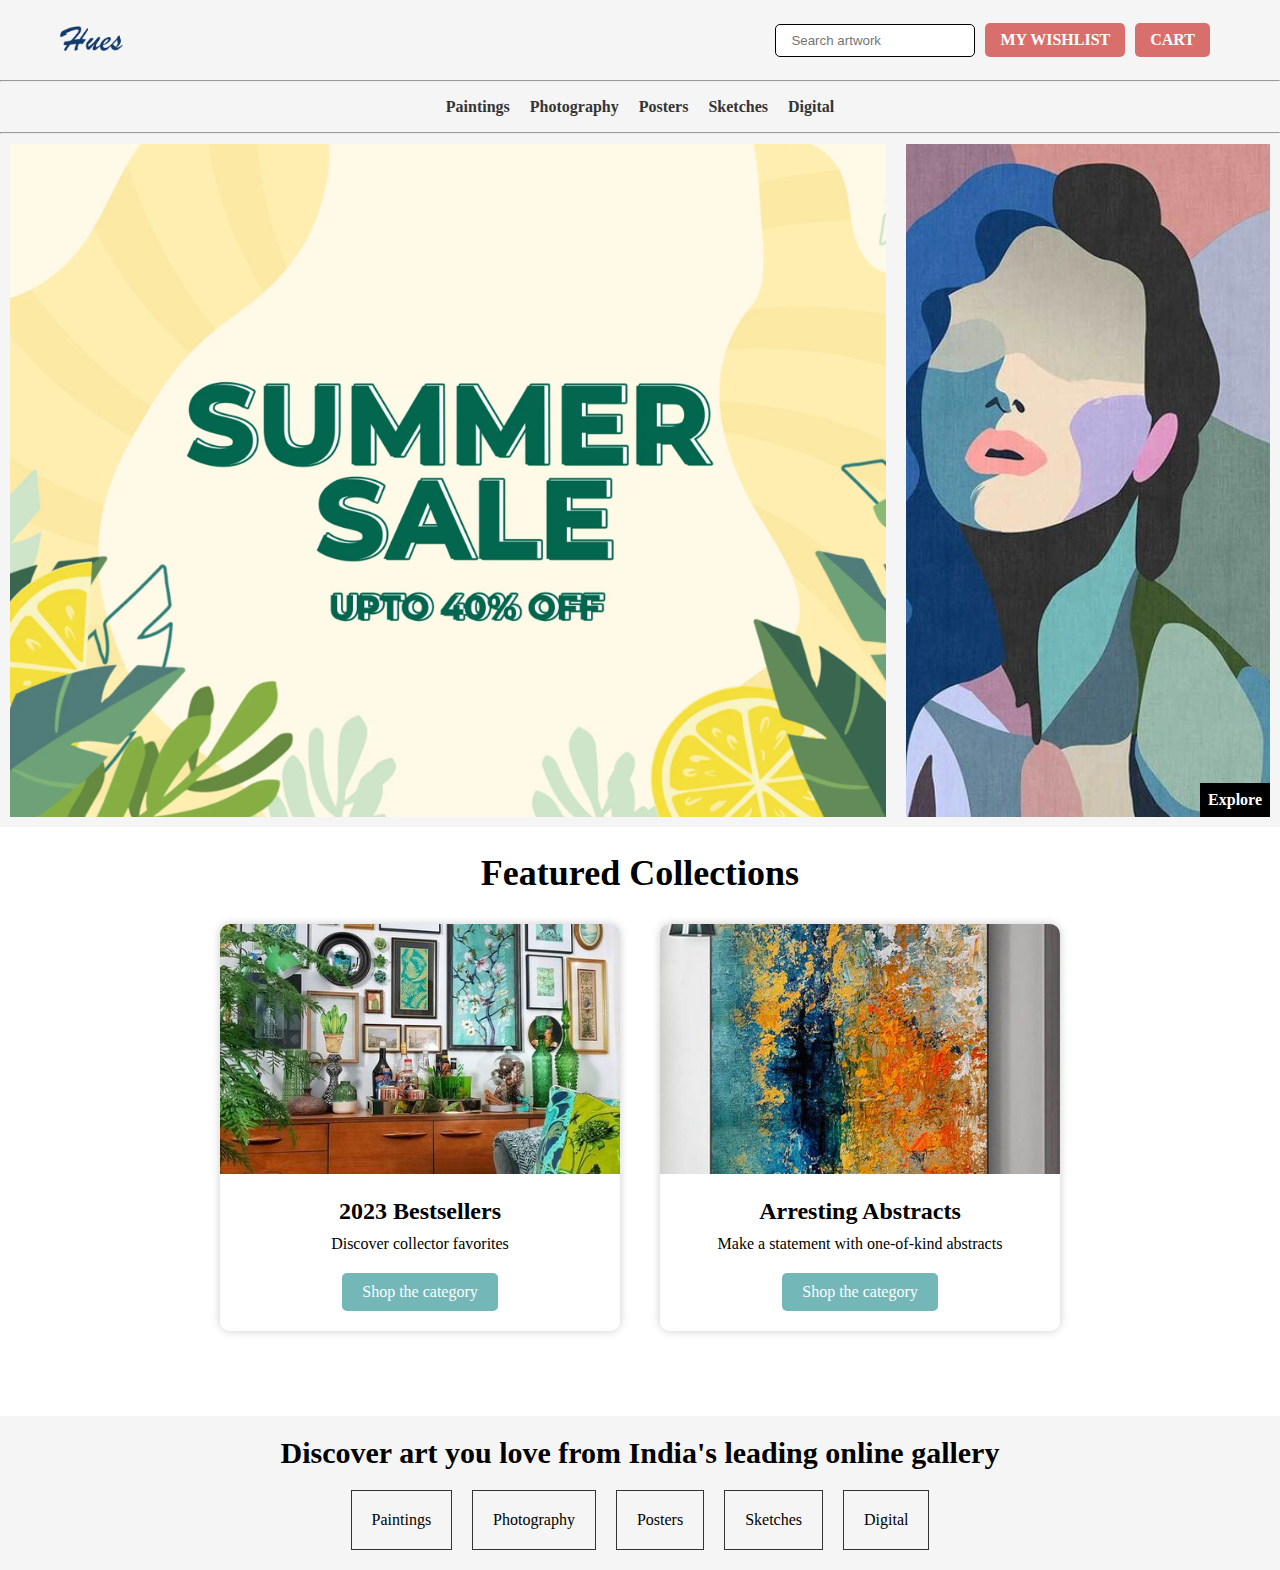
<file: userhome.html>
<!DOCTYPE html>
<html>
<head>
    <title>Hues</title>
    <link rel="preconnect" href="https://fonts.googleapis.com">
    <link rel="preconnect" href="https://fonts.gstatic.com" crossorigin>
    <link href="https://fonts.googleapis.com/css2?family=Baskervville&family=Bodoni+Moda&family=Cormorant+Garamond:wght@300&family=GFS+Didot&family=Montserrat:wght@500&family=Open+Sans:wght@300&family=Roboto:wght@100&display=swap" rel="stylesheet">
    <link rel="stylesheet" href="style.css">
    
</head>
<body>
    <header>
    <nav>
        <div class="container1">
            <a class="logo" href="#">
                <img src="/images/Hues.png" alt="Hues logo">
            </a>
            <div class="nav-links">
                <ul>
                <li class="search-bar">
                    <input type="text" placeholder="Search artwork">
                </li>
                <li class="signup">
                    <a href="/wishlist.html">My Wishlist</a>
                </li>
                <li class="login">
                    <a href="/cart.html">Cart</a>
                </li>
                </ul>
            </div>
        </div>
    </nav>
    <hr>
    <div class="categories">
        <ul>
    <li><a href="paintings.html">Paintings</a></li>
    <li><a href="photography.html">Photography</a></li>
    <li><a href="posters.html">Posters</a></li>
    <li><a href="sketches.html">Sketches</a></li>
    <li><a href="digital.html">Digital</a></li>
        </ul>
</div>
<hr>
    </header>
    <main>
        <section class="hero">
    <img src="/images/Summer sale.webp" alt="Big Image" class="big-image">
    <img src="/images/Feminine Hues.jpg" alt="Small Image" class="small-image">
    <div class="image-text">Explore</div>
</div>
</section>

<div class="featured-container">
    <div><h2 class="featured-text">Featured Collections</h2></div>

    <div class="card-container">
    <div class="card">
    <img src="/images/card1.jpg" alt="Card 1">
    <div class="card-text">
        <h3>2023 Bestsellers</h3>
        <p>Discover collector favorites</p>
        <a href="#">Shop the category</a>
    </div>
    </div>
    <div class="card">
    <img src="/images/card2.jpg" alt="Card 2">
    <div class="card-text">
        <h3>Arresting Abstracts</h3>
        <p>Make a statement with one-of-kind abstracts</p>
        <a href="#">Shop the category</a>
    </div>
    </div>
    </div>
    
</div>
</section>
<section class="categories2">
    <div><h2 class="discover-text">Discover art you love from India's leading online gallery</h2></div>
    <div class="container">
    <div class="category-box"><a href="paintings.html"<p>Paintings</p></a></div>
    <div class="category-box"><a href="photography.html"><p>Photography</p></a></div>
    <div class="category-box"><a href="posters.html"><p>Posters</p></a></div>
    <div class="category-box"><a href="sketches.html"><p>Sketches</p></a></div>
    <div class="category-box"><a href="digital.html"><p>Digital</p></a></div>
    </div>
</section>

    </main>
</body>


</html>
</file>
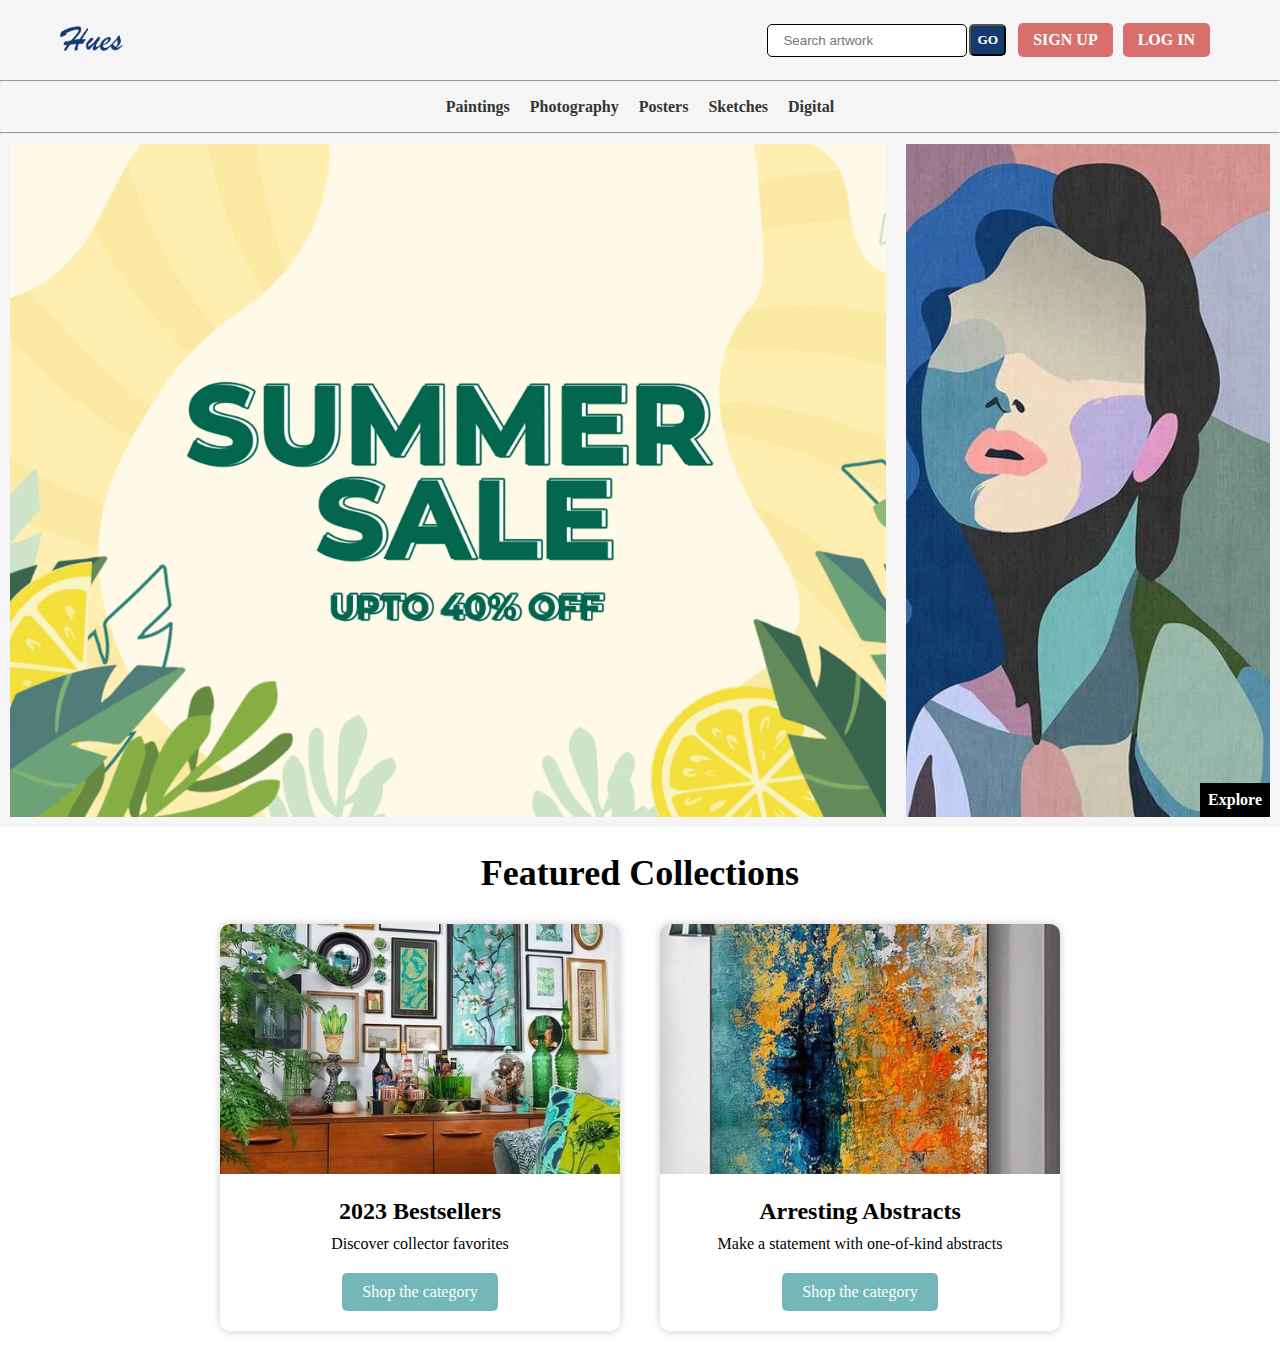
<file: wishlist.html>
<!DOCTYPE html>
<html>
<head>
    <title>Hues</title>
    <link rel="preconnect" href="https://fonts.googleapis.com">
    <link rel="preconnect" href="https://fonts.gstatic.com" crossorigin>
    <link href="https://fonts.googleapis.com/css2?family=Baskervville&family=Bodoni+Moda&family=Cormorant+Garamond:wght@300&family=GFS+Didot&family=Montserrat:wght@500&family=Open+Sans:wght@300&family=Roboto:wght@100&display=swap" rel="stylesheet">
    <link rel="stylesheet" href="style.css">
    
</head>
<body>
    <header>
    <nav>
        <div class="container1">
            <a class="logo" href="#">
                <img src="/images/Hues.png" alt="Hues logo">
            </a>
            <div class="nav-links">
                <ul>
                <li class="search-bar">
                    <input type="text" id="search-box" placeholder="Search artwork">
                    <button onclick="search()">Go</button>
                </li>
                <li class="signup">
                    <a href="/signup.html">Sign up</a>
                </li>
                <li class="login">
                    <a href="/login.html">Log in</a>
                </li>
                </ul>
            </div>
        </div>
    </nav>
    <hr>
    <div class="categories">
        <ul>
    <li><a href="paintings.html">Paintings</a></li>
    <li><a href="photography.html">Photography</a></li>
    <li><a href="posters.html">Posters</a></li>
    <li><a href="sketches.html">Sketches</a></li>
    <li><a href="digital.html">Digital</a></li>
        </ul>
</div>
<hr>
    </header>
    <main>
        <section class="hero">
    <img src="/images/Summer sale.webp" alt="Big Image" class="big-image">
    <img src="/images/Feminine Hues.jpg" alt="Small Image" class="small-image">
    <div class="image-text">Explore</div>
</div>
</section>

<div class="featured-container">
    <div><h2 class="featured-text">Featured Collections</h2></div>

    <div class="card-container">
    <div class="card">
    <img src="/images/card1.jpg" alt="Card 1">
    <div class="card-text">
        <h3>2023 Bestsellers</h3>
        <p>Discover collector favorites</p>
        <a href="#">Shop the category</a>
    </div>
    </div>
    <div class="card">
    <img src="/images/card2.jpg" alt="Card 2">
    <div class="card-text">
        <h3>Arresting Abstracts</h3>
        <p>Make a statement with one-of-kind abstracts</p>
        <a href="#">Shop the category</a>
    </div>
    </div>
    </div>
    
</div>
    </main>



<script src="search.js"></script>
</body>


</html>
</file>
<file: style.css>
/* Set global styles */
* {
  margin: 0;
  padding: 0;
  box-sizing: border-box;
}

/* Style the navigation bar */
nav {
  background-color: whitesmoke;
  display: flex;
  justify-content: space-between;
  align-items: center;
  height: 80px;
}

.container1 {
  max-width: 1200px;
  width: 100%;
  margin: 0 auto;
  padding: 0 20px;
  display: flex;
  justify-content: space-between;
  align-items: center;
}

.logo img {
  height: 25px;
}

.nav-links ul {
  display: flex;
  list-style: none;
}

.nav-links li {
  margin-right: 10px;
  display: flex;
  align-items: center;
}

.search-bar input[type="text"] {
  padding: 8px 15px;
  border-radius: 5px;
  border: 1px solid black;
  width: 200px;
}
.nav-links button{
  color: white;
  background-color: #133B6E;
  padding: 6px;
  margin: 2px;
  border-radius: 5px;
  font-family: Baskerville;
  text-transform: uppercase;
  font-weight: bold;
  
}
.nav-links button:hover{
  background-color: #000000;
}
.signup a, .login a {
  color: #FFFFFF;
  background-color: #D86F6C;
  border-radius: 5px;
  padding: 8px 15px;
  text-decoration: none;
  text-transform: uppercase;
  font-weight: bold;
}

.signup a:hover,
.login a:hover {
  background-color: #000000;
}

.login {
  margin-left: auto;
}
.categories {
  background-color: whitesmoke;
  height: 50px;
  display: flex;
  justify-content: center;
  align-items: center;
}

.categories ul {
  display: flex;
  list-style: none;
}

.categories li {
  margin: 0 10px;
}

.categories a {
  text-decoration: none;
  color: #343434;
  font-weight: bold;
  font-size: 16px;
}

.hero {
  height: 77vh;
  display: flex;
  flex-direction: row;
  align-items: stretch;
  position: relative;
  background-color: whitesmoke;
}

.big-image {
  width: 70%;
  object-fit: cover;
  padding: 10px;
}

.small-image {
  width: 30%;
  object-fit: cover;
  padding: 10px;
  position: relative;
}
.image-text {
  position: absolute;
  margin-right: 10px;
  margin-bottom: 10px;
  bottom: 0;
  right: 0;
  color: #ffffff;
  background-color: black;
  padding: 8px;
  font-size: 16px;
  font-weight: bold;
  align-content: center;
}
.featured-container {
  padding: 25px 0px;
  text-align: center;
}

.featured-text {
  font-size: 36px;
  margin-bottom: 30px;
}

.card-container {
  display: flex;
  justify-content: center;
}

.card {
  width: 400px;
  margin: 0 20px;
  border-radius: 10px;
  overflow: hidden;
  box-shadow: 0 0 10px rgba(0, 0, 0, 0.2);
}

.card img {
  width: 100%;
  height: 250px;
  object-fit: cover;
}

.card-text {
  padding: 20px;
}

.card-text h3 {
  font-size: 24px;
  margin-bottom: 10px;
}

.card-text p {
  font-size: 16px;
  margin-bottom: 20px;
}

.card-text a {
  display: inline-block;
  padding: 10px 20px;
  background-color: #73B7B8;
  color: #FFFFFF;
  border-radius: 5px;
  text-decoration: none;
}

.discover-text{
  text-align: center;
  font-size: 30px;
  margin-top: 60px;
  padding: 20px;
  background-color: whitesmoke;
  font-family:Baskerville;
}

.categories2 {
  background-color: whitesmoke;
  padding: 0px 0px 20px 0px ;
}

.container {
  display: flex;
  justify-content: center;
  align-items: center;
}

.category-box {
  border: 1px solid #343434;
  padding: 20px;
  margin: 0 10px;
  text-align: center;
}


/* Signup and login popups*/
/* Style the signup button in the navbar */
#signup-button {
  background-color: #73B7B8;
  color: white;
  padding: 10px 20px;
  border-radius: 20px;
  border: none;
  cursor: pointer;
}

.category-box a{
  text-decoration: none;
  color: #000000;
}
</file>
<file: catstyle.css>
/* Set global styles */
* {
  margin: 0;
  padding: 0;
  box-sizing: border-box;
}

/* Style the navigation bar */
nav {
  background-color: whitesmoke;
  display: flex;
  justify-content: space-between;
  align-items: center;
  height: 80px;
}

.container1 {
  max-width: 1200px;
  width: 100%;
  margin: 0 auto;
  padding: 0 20px;
  display: flex;
  justify-content: space-between;
  align-items: center;
}

.logo img {
  height: 25px;
}

.nav-links ul {
  display: flex;
  list-style: none;
}

.nav-links li {
  margin-right: 10px;
  display: flex;
  align-items: center;
}

.search-bar input[type="text"] {
  padding: 8px 15px;
  border-radius: 5px;
  border: 1px solid black;
  width: 200px;
}

.nav-links button{
  padding: 6px;
  margin: 2px;
  color: white;
  background-color: #133B6E;
  border-radius: 5px;
  font-family:Baskerville;
  text-transform: uppercase; 
  font-weight:bold;
}
.signup a, .login a {
  color: #FFFFFF;
  background-color: #D86F6C;
  border-radius: 5px;
  padding: 8px 15px;
  text-decoration: none;
  text-transform: uppercase;
  font-weight: bold;
}

.signup a:hover,
.login a:hover {
  background-color: #000000;
}

.login {
  margin-left: auto;
}
.categories {
  background-color: whitesmoke;
  height: 50px;
  display: flex;
  justify-content: center;
  align-items: center;
}

.categories ul {
  display: flex;
  list-style: none;
}

.categories li {
  margin: 0 10px;
}

.categories a {
  text-decoration: none;
  color: #343434;
  font-weight: bold;
  font-size: 16px;
}

body {
  margin: 0;
  font-family: Arial, sans-serif;
}

.paintings-container {
  display: flex;
  flex-wrap: wrap;
  justify-content: center;
}

.painting-card {
  margin: 20px;
  width: 300px;
  border-radius: 10px;
  box-shadow: 0 4px 8px rgba(0, 0, 0, 0.2);
}

.painting-card img {
  width: 100%;
  height: auto;
  border-radius: 10px 10px 0 0;
}

.painting-details {
    padding: 10px;
}

.painting-details h3 {
  margin: 10px;
  font-size: 24px;
}

.painting-details .painting-price {
  margin: 10px 10px;
  font-size: 20px;
}

.buttons-container {
  display: flex;
}

.buttons-container button {
  padding: 10px;
  margin: 10px;
  border-radius: 5px;
  border: none;
  font-size: 16px;
  cursor: pointer;
}

.wishlist-btn {
  background-color: #eee;
}

.buy-now-btn {
  background-color: #ffa500;
  color: white;
}


/*Popup*/
.painting-popup {
  display: none;
  position: fixed;
  top: 0;
  left: 0;
  width: 100%;
  height: 100%;
  background-color: rgba(0, 0, 0, 0.5);
  z-index: 999;
}

.popup-content {
  display: flex;
  justify-content: space-between;
  align-items: center;
  position: absolute;
  top: 50%;
  left: 50%;
  transform: translate(-50%, -50%);
  background-color: white;
  padding: 30px;
  border-radius: 10px;
  box-shadow: 0px 0px 20px 5px rgba(0, 0, 0, 0.3);
}

.popup-content img {
  max-width: 400px;
  max-height: 400px;
}

.popup-content .painting-details {
  flex-grow: 1;
  margin-left: 30px;
}

.popup-content h3 {
  font-size: 28px;
  font-weight: bold;
  margin: 0;
  margin-bottom: 10px;
}

.popup-content .painting-price {
  font-size: 24px;
  font-weight: bold;
  margin: 0;
  margin-bottom: 20px;
}

.popup-content .painting-description {
  font-size: 18px;
  margin: 0;
  margin-bottom: 20px;
}

.popup-content .buttons-container {
  display: flex;
  justify-content: space-between;
}

.popup-content button {
  font-size: 18px;
  padding: 10px 20px;
  border-radius: 5px;
  border: none;
  color: white;
  cursor: pointer;
}

.popup-content .wishlist-btn {
  background-color: #69b2ff;
}

.popup-content .buy-now-btn {
  background-color: #ffc107;
}

.popup-content .close-btn {
  position: absolute;
  top: 10px;
  right: 10px;
  font-size: 24px;
  border: none;
  background-color: transparent;
  color: #000000;
  cursor: pointer;
}
</file>
<file: styless.css>
/* Set global styles */
* {
  margin: 0;
  padding: 0;
  box-sizing: border-box;

}
body{
    background-image: linear-gradient(to bottom, #73B7B8 0%, #ffffff 100%);

}
/* Style the navigation bar */
nav {
  background-color: whitesmoke;
  display: flex;
  justify-content: space-between;
  align-items: center;
  height: 80px;
}

.container1 {
  max-width: 1200px;
  width: 100%;
  margin: 0 auto;
  padding: 0 20px;
  display: flex;
  justify-content: space-between;
  align-items: center;
}

.logo img {
  height: 25px;
}

.nav-links ul {
  display: flex;
  list-style: none;
}

.nav-links li {
  margin-right: 10px;
  display: flex;
  align-items: center;
}


.signup a {
  color: #FFFFFF;
  background-color: #D86F6C;
  border-radius: 5px;
  padding: 8px 15px;
  text-decoration: none;
  text-transform: uppercase;
  font-weight: bold;
}

.signup a:hover {
  background-color: #000000;
}

.signup {
  margin-left: auto;
}
.card {
  height: 350px;
  width: 40%;
  display: flex;
  flex-direction: column;
  justify-content: center;
  align-items: center;
  margin: auto;
  background-color: #f2f2f2;
  border-radius: 10px;
  padding: 20px;
  box-shadow: 0px 0px 10px rgba(0, 0, 0, 0.2);
  margin-bottom: 60px;
}


h2{
    display: flex;
    align-items: center;
    justify-content: center;
    padding: 30px;
    text-transform: uppercase;
    color: #133B6E;
}
form {
  display: flex;
  flex-direction: column;
  justify-content: center;
}

label {
  font-size: 16px;
  font-weight: bold;
  padding-bottom: 5px;
  margin-top: 10px;
  font-family:Roboto;
}

input[type="email"],
input[type="password"] {
  padding: 10px;
  padding-right: 70px;
  width: 100%;
  border-radius: 5px;
  border: none;
  margin-bottom: 10px;
  box-shadow: 0px 0px 5px rgba(0, 0, 0, 0.2);
}
button {
  display: flex;
  align-items: center;
  justify-content: center;
  background-color: #73B7B8;
  border: none;
  width: 100%;
  color: white;
  padding: 10px 20px;
  text-align: center;
  text-decoration: none;
  font-size: 16px;
  margin-top: 20px;
  cursor: pointer;
  border-radius: 5px;
  transition: background-color 0.3s ease;

}

button:hover {
  background-color: #133B6E;
}
</file>
<file: styles.css>
/* Set global styles */
* {
  margin: 0;
  padding: 0;
  box-sizing: border-box;

}
body{
    background-image: linear-gradient(to bottom, #73B7B8 0%, #ffffff 100%);

}
/* Style the navigation bar */
nav {
  background-color: whitesmoke;
  display: flex;
  justify-content: space-between;
  align-items: center;
  height: 80px;
}

.container1 {
  max-width: 1200px;
  width: 100%;
  margin: 0 auto;
  padding: 0 20px;
  display: flex;
  justify-content: space-between;
  align-items: center;
}

.logo img {
  height: 25px;
}

.nav-links ul {
  display: flex;
  list-style: none;
}

.nav-links li {
  margin-right: 10px;
  display: flex;
  align-items: center;
}


.login a {
  color: #FFFFFF;
  background-color: #D86F6C;
  border-radius: 5px;
  padding: 8px 15px;
  text-decoration: none;
  text-transform: uppercase;
  font-weight: bold;
}

.login a:hover {
  background-color: #000000;
}

.login {
  margin-left: auto;
}
.card {
  height: 68vh;
  width: 40%;
  display: flex;
  flex-direction: column;
  justify-content: center;
  align-items: center;
  margin: auto;
  background-color: #f2f2f2;
  border-radius: 10px;
  padding: 20px;
  box-shadow: 0px 0px 10px rgba(0, 0, 0, 0.2);
  margin-bottom: 20px;
}


h2{
    display: flex;
    align-items: center;
    justify-content: center;
    padding: 30px;
    text-transform: uppercase;
    color: #133B6E;
}
form {
  display: flex;
  flex-direction: column;
  justify-content: center;
}

label {
  font-size: 16px;
  font-weight: bold;
  padding-bottom: 5px;
  margin-top: 10px;
  font-family:Roboto;
}

input[type="text"],
input[type="email"],
input[type="password"] {
  padding: 10px;
  padding-right: 70px;
  width: 100%;
  border-radius: 5px;
  border: none;
  margin-bottom: 10px;
  box-shadow: 0px 0px 5px rgba(0, 0, 0, 0.2);
}
button {
  display: flex;
  align-items: center;
  justify-content: center;
  background-color: #73B7B8;
  border: none;
  width: 100%;
  color: white;
  padding: 10px 20px;
  text-align: center;
  text-decoration: none;
  font-size: 16px;
  margin-top: 20px;
  cursor: pointer;
  border-radius: 5px;
  transition: background-color 0.3s ease;

}

button:hover {
  background-color: #133B6E;
}
</file>
